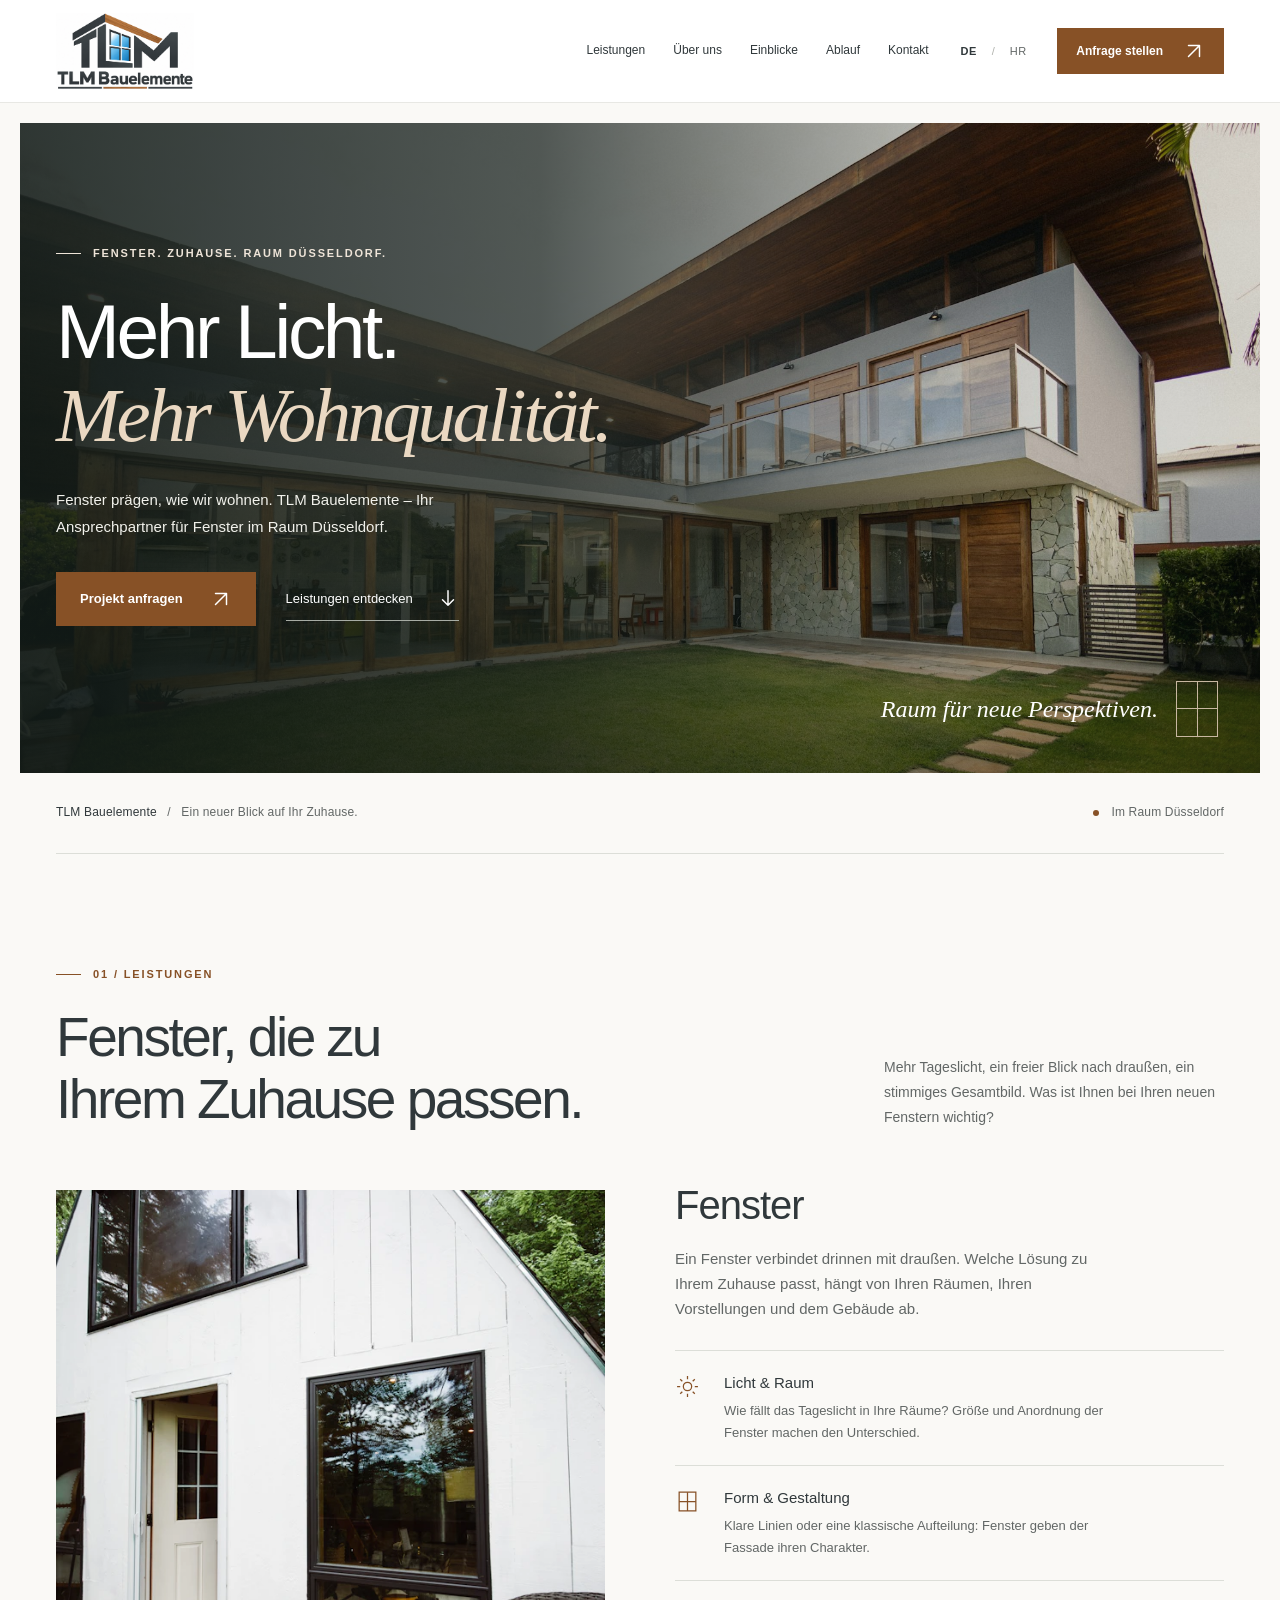
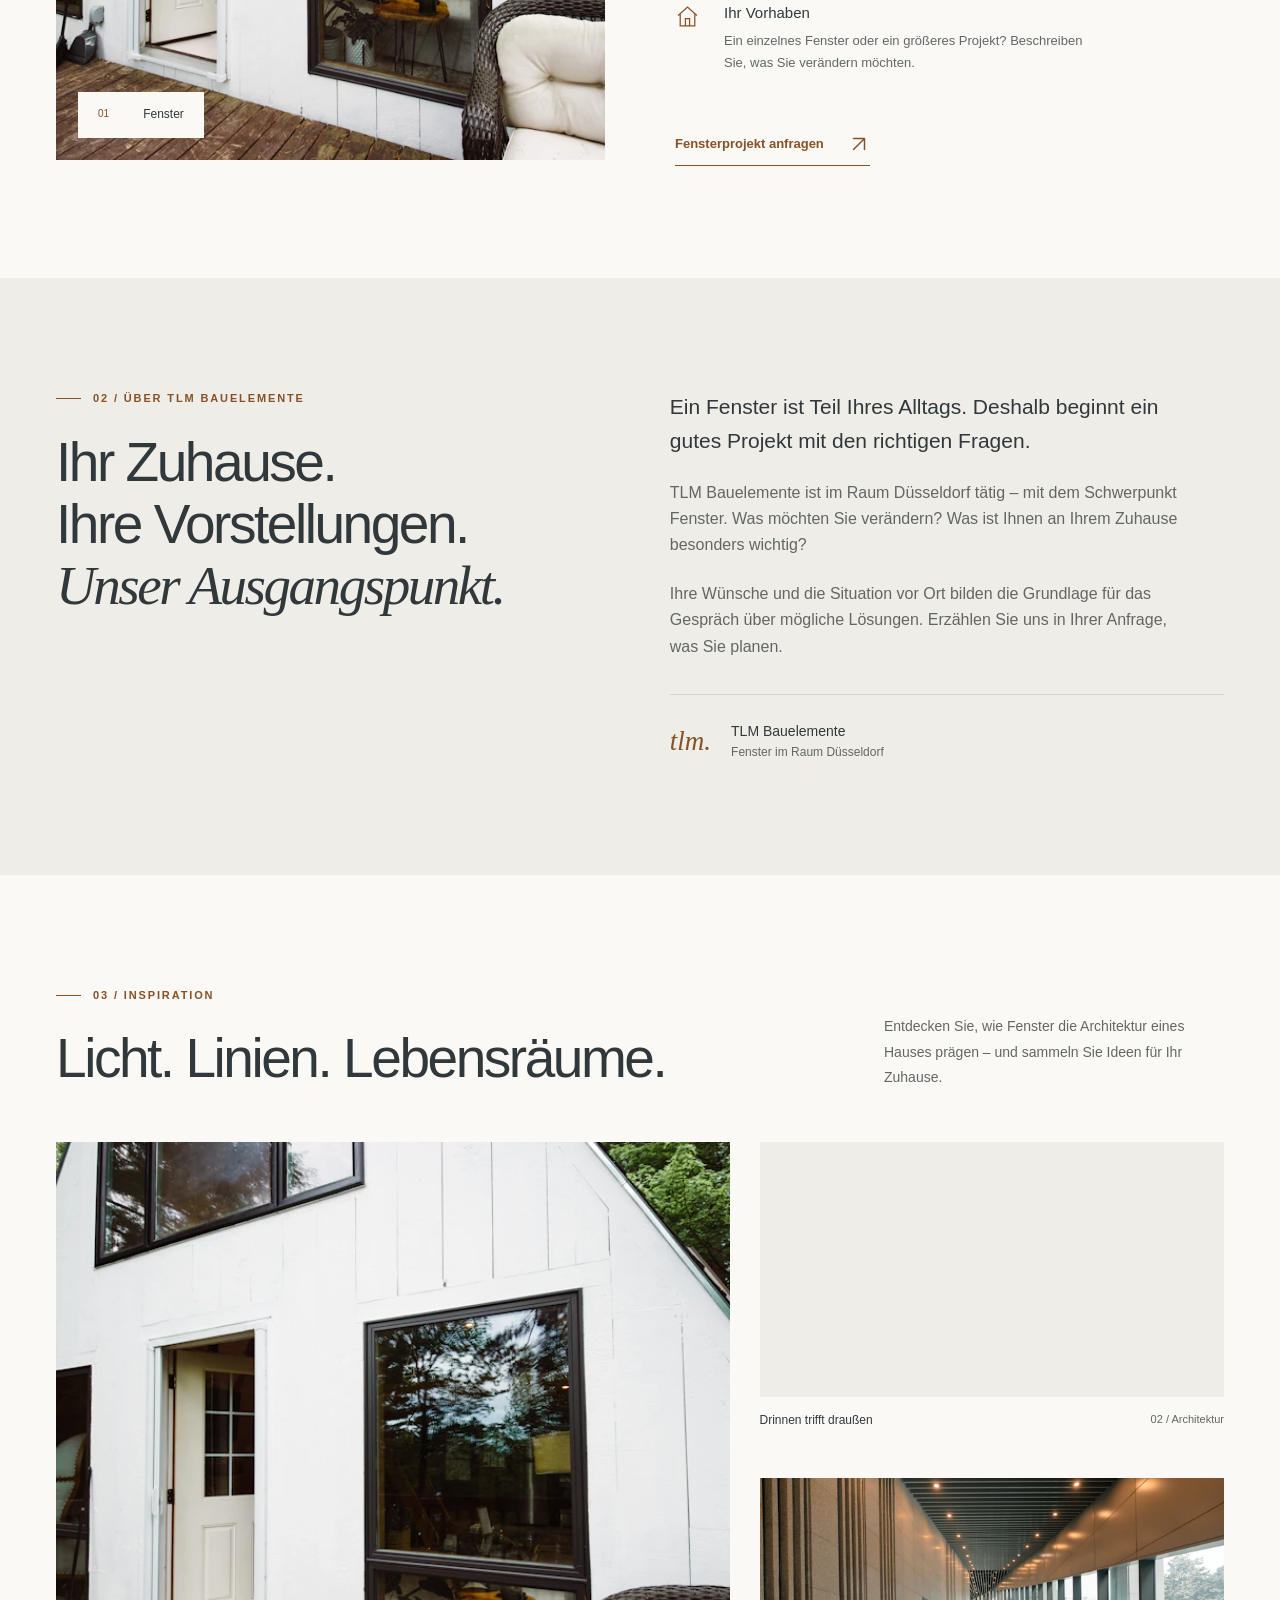
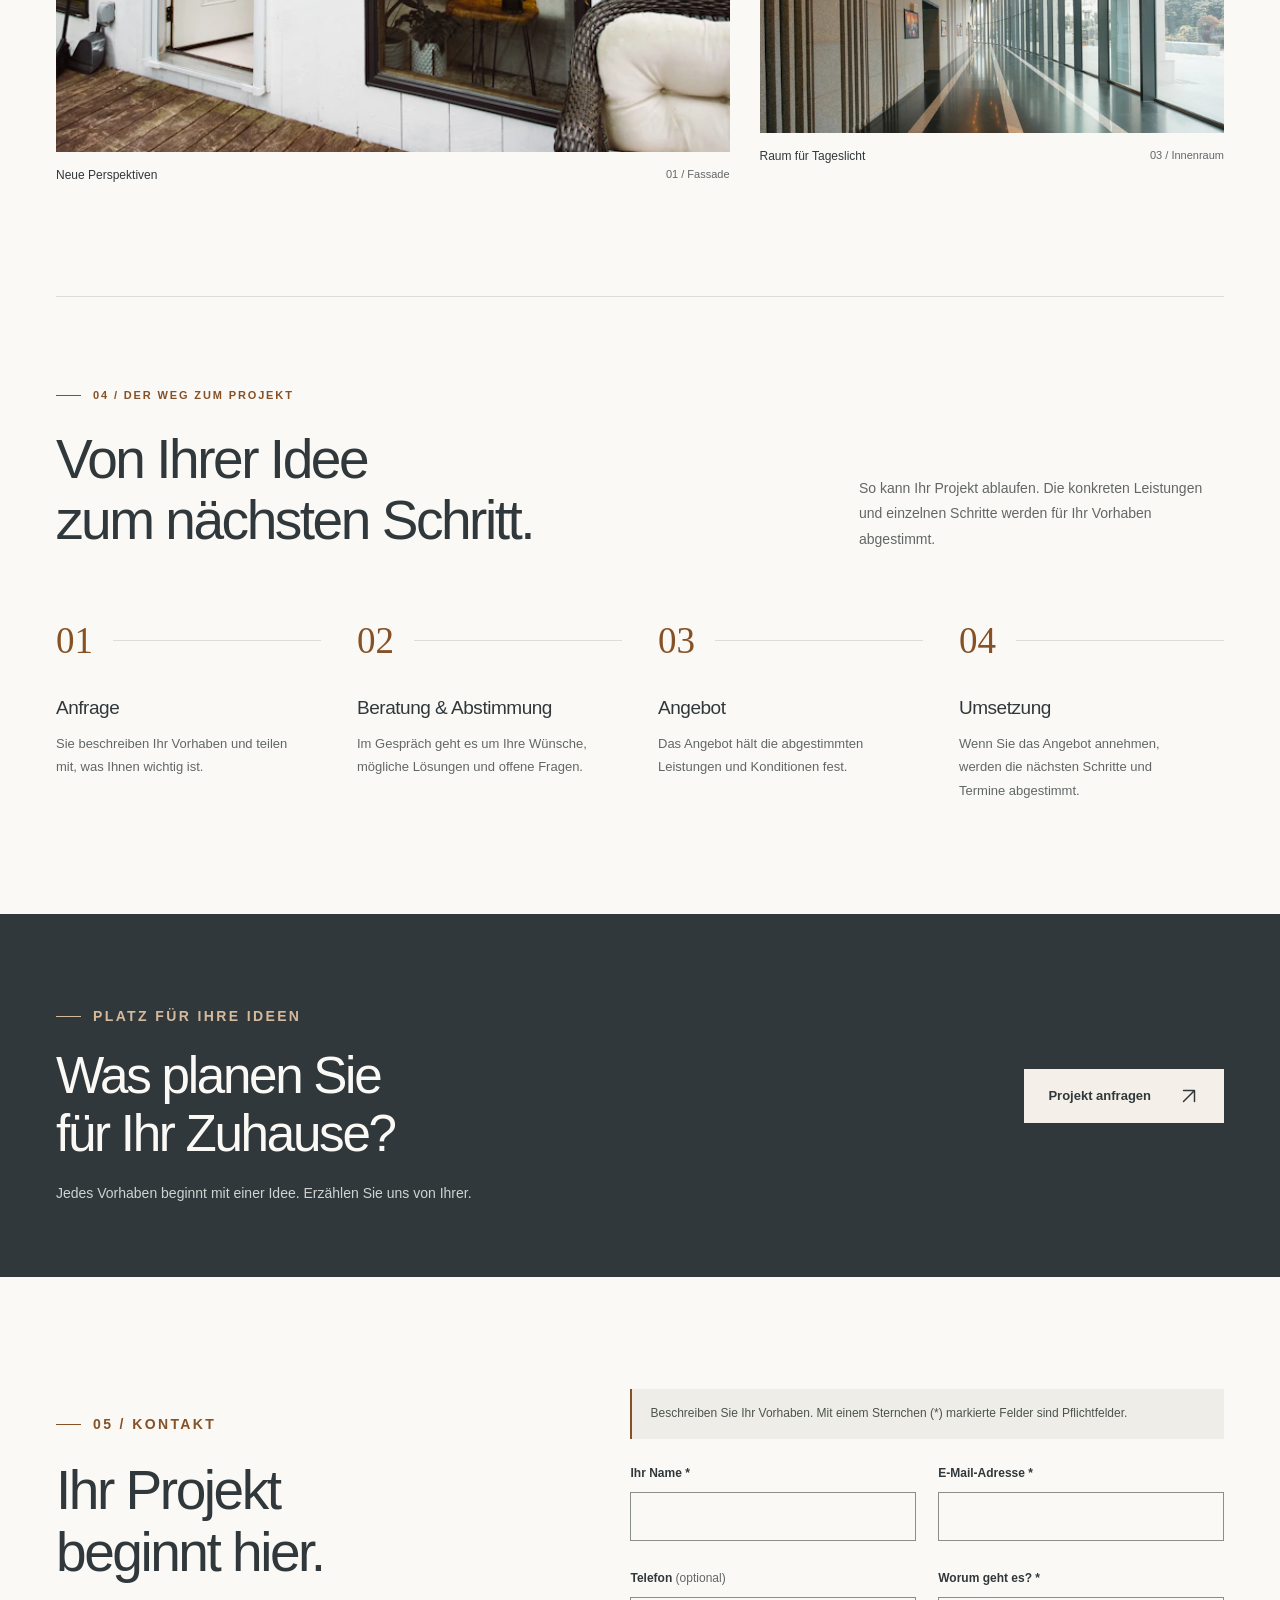
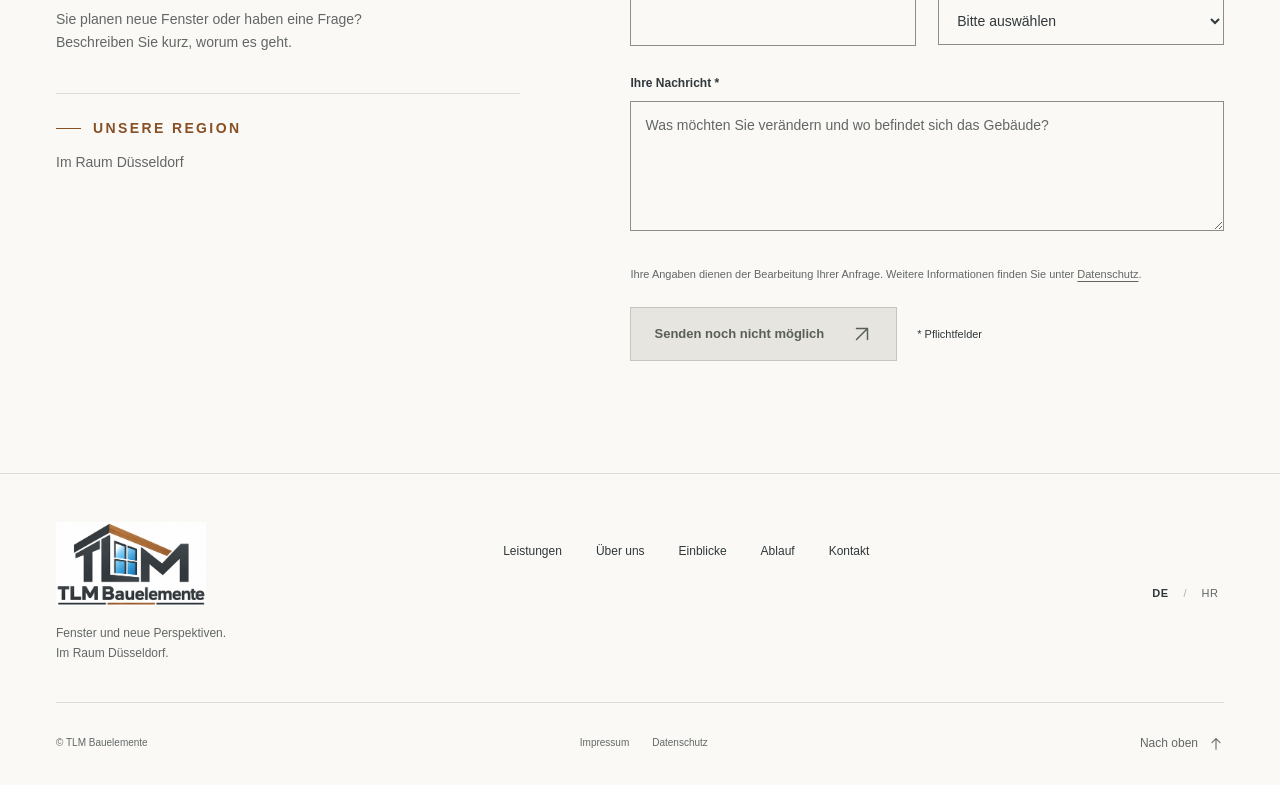
<file: index.html>
<!doctype html>
<html lang="de">
<head>
  <meta charset="utf-8">
  <meta name="viewport" content="width=device-width, initial-scale=1">
  <meta name="theme-color" content="#30383b">
  <meta name="robots" content="noindex, nofollow">
  <title>TLM Bauelemente | Fenster im Raum Düsseldorf</title>
  <meta name="description" content="Fenster für Ihr Zuhause im Raum Düsseldorf. Lernen Sie TLM Bauelemente kennen, finden Sie Inspiration und stellen Sie Ihre Projektanfrage.">
  <!-- Replace the reserved example.invalid domain before publishing; see docs/OBJAVA.md. -->
  <link rel="canonical" href="https://example.invalid/">
  <link rel="alternate" hreflang="de" href="https://example.invalid/">
  <link rel="alternate" hreflang="hr" href="https://example.invalid/hr/">
  <link rel="alternate" hreflang="x-default" href="https://example.invalid/">
  <meta property="og:type" content="website">
  <meta property="og:site_name" content="TLM Bauelemente">
  <meta property="og:locale" content="de_DE">
  <meta property="og:locale:alternate" content="hr_HR">
  <meta property="og:title" content="TLM Bauelemente | Fenster im Raum Düsseldorf">
  <meta property="og:description" content="Fenster für Ihr Zuhause im Raum Düsseldorf. Lernen Sie TLM Bauelemente kennen, finden Sie Inspiration und stellen Sie Ihre Projektanfrage.">
  <meta property="og:url" content="https://example.invalid/">
  <meta property="og:image" content="https://example.invalid/assets/images/house-1200.jpg">
  <meta property="og:image:width" content="1200">
  <meta property="og:image:height" content="675">
  <meta property="og:image:alt" content="Modernes Wohnhaus mit großzügigen Glasflächen und Holzrahmen">
  <link rel="icon" type="image/png" href="assets/images/favicon.png">
  <link rel="stylesheet" href="assets/css/styles.css">
  <script src="assets/js/config.js" defer></script>
  <script src="assets/js/main.js" defer></script>
</head><body id="top">
<a class="skip-link" href="#main">Zum Inhalt springen</a>
<header class="site-header"><div class="wrap header-inner">
  <a class="brand" href="index.html" aria-label="TLM Bauelemente – Startseite"><img src="assets/images/logo-small.png" width="400" height="225" alt="TLM Bauelemente"></a>
  <nav class="header-nav" id="main-nav" aria-label="Hauptnavigation"><a href="#leistungen">Leistungen</a><a href="#ueber-uns">Über uns</a><a href="#inspiration">Einblicke</a><a href="#ablauf">Ablauf</a><a href="#kontakt">Kontakt</a></nav>
  <div class="header-actions"><nav class="languages" aria-label="Sprache wählen"><a href="index.html" lang="de" hreflang="de" aria-label="Deutsch" aria-current="page">DE</a><span aria-hidden="true">/</span><a href="hr/index.html" lang="hr" hreflang="hr" aria-label="Hrvatski" data-language-link>HR</a></nav><a class="button" href="#kontakt">Anfrage stellen <svg class="arrow" width="22" height="22" viewBox="0 0 24 24" aria-hidden="true" focusable="false"><path d="M6 18 18 6M6 6h12v12"/></svg></a><button class="menu-toggle" type="button" aria-expanded="false" aria-controls="main-nav" aria-label="Menü öffnen"><span></span><span></span></button></div>
</div></header>
<main id="main">
  <section class="hero" aria-labelledby="hero-title">
    <img class="hero-image" src="assets/images/house-1200.jpg" srcset="assets/images/house-640.jpg 640w, assets/images/house-1200.jpg 1200w, assets/images/house-1920.jpg 1920w" sizes="100vw" width="1200" height="675" alt="Modernes Wohnhaus mit großzügigen Glasflächen und Holzrahmen" fetchpriority="high" decoding="async">
    <div class="wrap"><p class="eyebrow">Fenster. Zuhause. Raum Düsseldorf.</p><h1 id="hero-title">Mehr Licht.<span class="serif">Mehr Wohnqualität.</span></h1><p class="hero-description">Fenster prägen, wie wir wohnen. TLM Bauelemente – Ihr Ansprechpartner für Fenster im Raum Düsseldorf.</p><div class="hero-buttons"><a class="button" href="#kontakt">Projekt anfragen <svg class="arrow" width="22" height="22" viewBox="0 0 24 24" aria-hidden="true" focusable="false"><path d="M6 18 18 6M6 6h12v12"/></svg></a><a class="text-link" href="#leistungen">Leistungen entdecken <svg class="arrow arrow--down" width="22" height="22" viewBox="0 0 24 24" aria-hidden="true" focusable="false"><path d="M12 4v16m-6-6 6 6 6-6"/></svg></a></div></div>
    <div class="hero-marker" aria-hidden="true"><span>Raum für neue Perspektiven.</span><div class="window-mark"></div></div>
  </section>
  <div class="wrap intro-strip"><p><strong>TLM Bauelemente</strong> &nbsp; / &nbsp; Ein neuer Blick auf Ihr Zuhause.</p><p class="strip-right"><span class="location-dot" aria-hidden="true"></span>Im Raum Düsseldorf</p></div>
  <section class="section wrap" id="leistungen" aria-labelledby="services-title">
    <div class="section-heading"><div><p class="eyebrow">01 / Leistungen</p><h2 id="services-title">Fenster, die zu<br>Ihrem Zuhause passen.</h2></div><p>Mehr Tageslicht, ein freier Blick nach draußen, ein stimmiges Gesamtbild. Was ist Ihnen bei Ihren neuen Fenstern wichtig?</p></div>
    <div class="services-layout"><figure class="service-photo"><img class="" src="assets/images/window-1200.webp" srcset="assets/images/window-640.webp 640w, assets/images/window-1200.webp 1200w, assets/images/window-1920.webp 1920w" sizes="(max-width: 600px) calc(100vw - 40px), 50vw" width="1200" height="1800" alt="Helle Hausfassade mit dunklen Fensterrahmen und Holzterrasse" loading="lazy" decoding="async"><figcaption class="photo-label"><span>01</span>Fenster</figcaption></figure><div class="service-details"><h3>Fenster</h3><p>Ein Fenster verbindet drinnen mit draußen. Welche Lösung zu Ihrem Zuhause passt, hängt von Ihren Räumen, Ihren Vorstellungen und dem Gebäude ab.</p><div class="service-points"><div class="service-point"><svg viewBox="0 0 24 24" aria-hidden="true"><path d="M12 2v3m0 14v3M2 12h3m14 0h3M5 5l2 2m10 10 2 2M5 19l2-2M17 7l2-2"/><circle cx="12" cy="12" r="4"/></svg><div><h4>Licht & Raum</h4><p>Wie fällt das Tageslicht in Ihre Räume? Größe und Anordnung der Fenster machen den Unterschied.</p></div></div><div class="service-point"><svg viewBox="0 0 24 24" aria-hidden="true"><rect x="4" y="3" width="16" height="18"/><path d="M12 3v18M4 12h16"/></svg><div><h4>Form & Gestaltung</h4><p>Klare Linien oder eine klassische Aufteilung: Fenster geben der Fassade ihren Charakter.</p></div></div><div class="service-point"><svg viewBox="0 0 24 24" aria-hidden="true"><path d="M3 11 12 3l9 8M5 9v12h14V9M10 21v-7h4v7"/></svg><div><h4>Ihr Vorhaben</h4><p>Ein einzelnes Fenster oder ein größeres Projekt? Beschreiben Sie, was Sie verändern möchten.</p></div></div></div><a class="text-link" href="#kontakt">Fensterprojekt anfragen <svg class="arrow" width="22" height="22" viewBox="0 0 24 24" aria-hidden="true" focusable="false"><path d="M6 18 18 6M6 6h12v12"/></svg></a></div></div>
    <!-- Optional services: enable only after owner approval, in assets/js/config.js. -->
    <div class="additional-services"><article data-service="doors" hidden><svg class="service-icon" viewBox="0 0 24 24" aria-hidden="true"><path d="M5 21V3h14v18M5 21h14M9 21V6l7-2v17M12 13h1"/></svg><h3>Türen</h3><p>Ein Eingang prägt den ersten Eindruck. Besprechen Sie Ihre Wünsche zu Gestaltung und Nutzung.</p><a class="text-link" href="#kontakt">Anfrage stellen <svg class="arrow" width="22" height="22" viewBox="0 0 24 24" aria-hidden="true" focusable="false"><path d="M6 18 18 6M6 6h12v12"/></svg></a></article><article data-service="sliding" hidden><svg class="service-icon" viewBox="0 0 24 24" aria-hidden="true"><rect x="2" y="4" width="20" height="16"/><path d="M10 4v16M14 4v16M5 12h3m8 0h3"/></svg><h3>Schiebetüren</h3><p>Sie möchten Ihren Wohnraum zur Terrasse oder zum Garten öffnen? Erzählen Sie uns, wie Sie sich den Übergang vorstellen.</p><a class="text-link" href="#kontakt">Anfrage stellen <svg class="arrow" width="22" height="22" viewBox="0 0 24 24" aria-hidden="true" focusable="false"><path d="M6 18 18 6M6 6h12v12"/></svg></a></article><article data-service="shutters" hidden><svg class="service-icon" viewBox="0 0 24 24" aria-hidden="true"><rect x="4" y="3" width="16" height="18"/><path d="M4 7h16M4 10h16M4 13h16M4 16h16"/></svg><h3>Rollläden</h3><p>Mehr Privatsphäre oder weniger Licht am frühen Morgen? Beschreiben Sie, was Ihnen bei Rollläden wichtig ist.</p><a class="text-link" href="#kontakt">Anfrage stellen <svg class="arrow" width="22" height="22" viewBox="0 0 24 24" aria-hidden="true" focusable="false"><path d="M6 18 18 6M6 6h12v12"/></svg></a></article><article data-service="shading" hidden><svg class="service-icon" viewBox="0 0 24 24" aria-hidden="true"><circle cx="12" cy="12" r="4"/><path d="M12 2v3m0 14v3M2 12h3m14 0h3M5 5l2 2m10 10 2 2M5 19l2-2M17 7l2-2"/></svg><h3>Sonnenschutz</h3><p>Wo wünschen Sie sich Schatten oder weniger direkte Sonne? Beschreiben Sie Ihre Räume und Ihre Wünsche.</p><a class="text-link" href="#kontakt">Anfrage stellen <svg class="arrow" width="22" height="22" viewBox="0 0 24 24" aria-hidden="true" focusable="false"><path d="M6 18 18 6M6 6h12v12"/></svg></a></article><article data-service="installation" hidden><svg class="service-icon" viewBox="0 0 24 24" aria-hidden="true"><path d="M14 5a5 5 0 0 0-6 6l-5 6a2 2 0 0 0 4 3l5-6a5 5 0 0 0 6-6l-3 3-3-3 2-3Z"/></svg><h3>Montage</h3><p>Sie haben Fragen zum Einbau? Beschreiben Sie, welche Elemente eingebaut werden sollen und wie die Situation vor Ort aussieht.</p><a class="text-link" href="#kontakt">Anfrage stellen <svg class="arrow" width="22" height="22" viewBox="0 0 24 24" aria-hidden="true" focusable="false"><path d="M6 18 18 6M6 6h12v12"/></svg></a></article><article data-service="renovation" hidden><svg class="service-icon" viewBox="0 0 24 24" aria-hidden="true"><path d="m3 11 9-8 9 8M5 10v11h14V10M9 15h6m-2-2 2 2-2 2"/></svg><h3>Renovierung</h3><p>Sie möchten vorhandene Fenster oder Türen erneuern? Beschreiben Sie den aktuellen Zustand und Ihre Wünsche.</p><a class="text-link" href="#kontakt">Anfrage stellen <svg class="arrow" width="22" height="22" viewBox="0 0 24 24" aria-hidden="true" focusable="false"><path d="M6 18 18 6M6 6h12v12"/></svg></a></article></div>
  </section>
  <section class="section about" id="ueber-uns" aria-labelledby="about-title"><div class="wrap about-layout"><div><p class="eyebrow">02 / Über TLM Bauelemente</p><h2 id="about-title">Ihr Zuhause.<br>Ihre Vorstellungen.<br><span class="serif">Unser Ausgangspunkt.</span></h2></div><div class="about-body"><p class="lead">Ein Fenster ist Teil Ihres Alltags. Deshalb beginnt ein gutes Projekt mit den richtigen Fragen.</p><p>TLM Bauelemente ist im Raum Düsseldorf tätig – mit dem Schwerpunkt Fenster. Was möchten Sie verändern? Was ist Ihnen an Ihrem Zuhause besonders wichtig?</p><p>Ihre Wünsche und die Situation vor Ort bilden die Grundlage für das Gespräch über mögliche Lösungen. Erzählen Sie uns in Ihrer Anfrage, was Sie planen.</p><div class="about-footnote"><span class="monogram" aria-hidden="true">tlm.</span><p><strong>TLM Bauelemente</strong>Fenster im Raum Düsseldorf</p></div></div></div></section>
  <section class="section wrap" id="inspiration" aria-labelledby="gallery-title"><div class="section-heading"><div><p class="eyebrow">03 / Inspiration</p><h2 id="gallery-title">Licht. Linien. Lebensräume.</h2></div><p>Entdecken Sie, wie Fenster die Architektur eines Hauses prägen – und sammeln Sie Ideen für Ihr Zuhause.</p></div><div class="gallery"><figure><div class="image-wrap"><img class="" src="assets/images/window-1200.webp" srcset="assets/images/window-640.webp 640w, assets/images/window-1200.webp 1200w, assets/images/window-1920.webp 1920w" sizes="(max-width: 600px) calc(100vw - 40px), 50vw" width="1200" height="1800" alt="Helle Hausfassade mit dunklen Fensterrahmen und Holzterrasse" loading="lazy" decoding="async"></div><figcaption>Neue Perspektiven<span>01 / Fassade</span></figcaption></figure><figure><div class="image-wrap"><img class="" src="assets/images/house-1200.jpg" srcset="assets/images/house-640.jpg 640w, assets/images/house-1200.jpg 1200w, assets/images/house-1920.jpg 1920w" sizes="(max-width: 600px) calc(100vw - 40px), 50vw" width="1200" height="675" alt="Modernes Wohnhaus mit großzügigen Glasflächen und Holzrahmen" loading="lazy" decoding="async"></div><figcaption>Drinnen trifft draußen<span>02 / Architektur</span></figcaption></figure><figure><div class="image-wrap"><img class="" src="assets/images/interior-1200.webp" srcset="assets/images/interior-640.webp 640w, assets/images/interior-1200.webp 1200w, assets/images/interior-1920.webp 1920w" sizes="(max-width: 600px) calc(100vw - 40px), 50vw" width="1200" height="800" alt="Langer Innenraum mit raumhoher Verglasung und Tageslicht" loading="lazy" decoding="async"></div><figcaption>Raum für Tageslicht<span>03 / Innenraum</span></figcaption></figure></div></section>
  <section class="section process wrap" id="ablauf" aria-labelledby="process-title"><div class="process-inner"><div class="section-heading"><div><p class="eyebrow">04 / Der Weg zum Projekt</p><h2 id="process-title">Von Ihrer Idee<br>zum nächsten Schritt.</h2></div><p>So kann Ihr Projekt ablaufen. Die konkreten Leistungen und einzelnen Schritte werden für Ihr Vorhaben abgestimmt.</p></div><div class="steps"><article><div class="step-number" aria-hidden="true">01</div><h3>Anfrage</h3><p>Sie beschreiben Ihr Vorhaben und teilen mit, was Ihnen wichtig ist.</p></article><article><div class="step-number" aria-hidden="true">02</div><h3>Beratung & Abstimmung</h3><p>Im Gespräch geht es um Ihre Wünsche, mögliche Lösungen und offene Fragen.</p></article><article><div class="step-number" aria-hidden="true">03</div><h3>Angebot</h3><p>Das Angebot hält die abgestimmten Leistungen und Konditionen fest.</p></article><article><div class="step-number" aria-hidden="true">04</div><h3>Umsetzung</h3><p>Wenn Sie das Angebot annehmen, werden die nächsten Schritte und Termine abgestimmt.</p></article></div></div></section>
  <section class="cta" aria-labelledby="cta-title"><div class="wrap cta-inner"><div><p class="eyebrow">Platz für Ihre Ideen</p><h2 id="cta-title">Was planen Sie<br>für Ihr Zuhause?</h2><p>Jedes Vorhaben beginnt mit einer Idee. Erzählen Sie uns von Ihrer.</p></div><a class="button" href="#kontakt">Projekt anfragen <svg class="arrow" width="22" height="22" viewBox="0 0 24 24" aria-hidden="true" focusable="false"><path d="M6 18 18 6M6 6h12v12"/></svg></a></div></section>
  <section class="section wrap" id="kontakt" aria-labelledby="contact-title"><div class="contact-grid"><div class="contact-copy"><p class="eyebrow">05 / Kontakt</p><h2 id="contact-title">Ihr Projekt<br>beginnt hier.</h2><p>Sie planen neue Fenster oder haben eine Frage? Beschreiben Sie kurz, worum es geht.</p><div class="contact-detail"><p class="eyebrow">Unsere Region</p><p>Im Raum Düsseldorf</p></div></div>
  <div><p class="form-notice" id="form-notice">Beschreiben Sie Ihr Vorhaben. Mit einem Sternchen (*) markierte Felder sind Pflichtfelder.</p>
    <form id="project-form" aria-describedby="form-notice" method="post">
      <div class="form-grid">
        <div class="field"><label for="name">Ihr Name *</label><input id="name" name="name" type="text" autocomplete="name" required maxlength="120" data-validate aria-describedby="name-error"><span class="field-error" id="name-error"></span></div>
        <div class="field"><label for="email">E-Mail-Adresse *</label><input id="email" name="email" type="email" autocomplete="email" required maxlength="254" data-validate aria-describedby="email-error"><span class="field-error" id="email-error"></span></div>
        <div class="field"><label for="phone">Telefon <span>(optional)</span></label><input id="phone" name="phone" type="tel" autocomplete="tel" maxlength="50" data-validate aria-describedby="phone-error"><span class="field-error" id="phone-error"></span></div>
        <div class="field"><label for="project-type">Worum geht es? *</label><select id="project-type" name="projectType" required data-validate aria-describedby="project-type-error"><option value="">Bitte auswählen</option><option value="windows">Fenster</option><option value="general">Allgemeine Anfrage</option><option data-service="doors" value="doors" hidden disabled>Türen</option><option data-service="sliding" value="sliding" hidden disabled>Schiebetüren</option><option data-service="shutters" value="shutters" hidden disabled>Rollläden</option><option data-service="shading" value="shading" hidden disabled>Sonnenschutz</option><option data-service="installation" value="installation" hidden disabled>Montage</option><option data-service="renovation" value="renovation" hidden disabled>Renovierung</option></select><span class="field-error" id="project-type-error"></span></div>
        <div class="field full"><label for="message">Ihre Nachricht *</label><textarea id="message" name="message" rows="4" required maxlength="5000" placeholder="Was möchten Sie verändern und wo befindet sich das Gebäude?" data-validate aria-describedby="message-error"></textarea><span class="field-error" id="message-error"></span></div>
      </div>
      <div class="honeypot" aria-hidden="true"><label for="website">Website</label><input id="website" name="website" tabindex="-1" autocomplete="off" disabled></div>
      <p class="privacy-note">Ihre Angaben dienen der Bearbeitung Ihrer Anfrage. Weitere Informationen finden Sie unter <a href="datenschutz.html">Datenschutz</a>.</p>
      <div class="form-bottom"><button class="button" type="submit" disabled><span data-submit-label>Senden noch nicht möglich</span><svg class="arrow" width="22" height="22" viewBox="0 0 24 24" aria-hidden="true" focusable="false"><path d="M6 18 18 6M6 6h12v12"/></svg></button><span class="required-note">* Pflichtfelder</span></div>
      <p class="form-status" id="form-status" role="status" aria-live="polite" aria-atomic="true"></p>
      <noscript><p class="no-js-notice">Bitte aktivieren Sie JavaScript, um eine Anfrage über das Formular zu senden.</p></noscript>
    </form>
  </div></div></section>
</main><footer class="site-footer"><div class="wrap">
  <div class="footer-top"><div class="footer-brand"><a href="index.html" aria-label="TLM Bauelemente – Startseite"><img src="assets/images/logo-small.png" width="400" height="225" alt="TLM Bauelemente" loading="lazy"></a><p>Fenster und neue Perspektiven.<br>Im Raum Düsseldorf.</p></div><nav class="footer-links" aria-label="Footernavigation"><a href="#leistungen">Leistungen</a><a href="#ueber-uns">Über uns</a><a href="#inspiration">Einblicke</a><a href="#ablauf">Ablauf</a><a href="#kontakt">Kontakt</a></nav><nav class="languages" aria-label="Sprache wählen"><a href="index.html" lang="de" hreflang="de" aria-label="Deutsch" aria-current="page">DE</a><span aria-hidden="true">/</span><a href="hr/index.html" lang="hr" hreflang="hr" aria-label="Hrvatski" data-language-link>HR</a></nav></div>
  <div class="footer-bottom"><span>© TLM Bauelemente</span><nav class="footer-legal" aria-label="Rechtliche Informationen"><a href="impressum.html">Impressum</a><a href="datenschutz.html">Datenschutz</a></nav><a class="back-top" href="#top">Nach oben <svg class="arrow arrow--up" width="22" height="22" viewBox="0 0 24 24" aria-hidden="true" focusable="false"><path d="M12 20V4m-6 6 6-6 6 6"/></svg></a></div>
</div></footer>
</body></html>
</file>
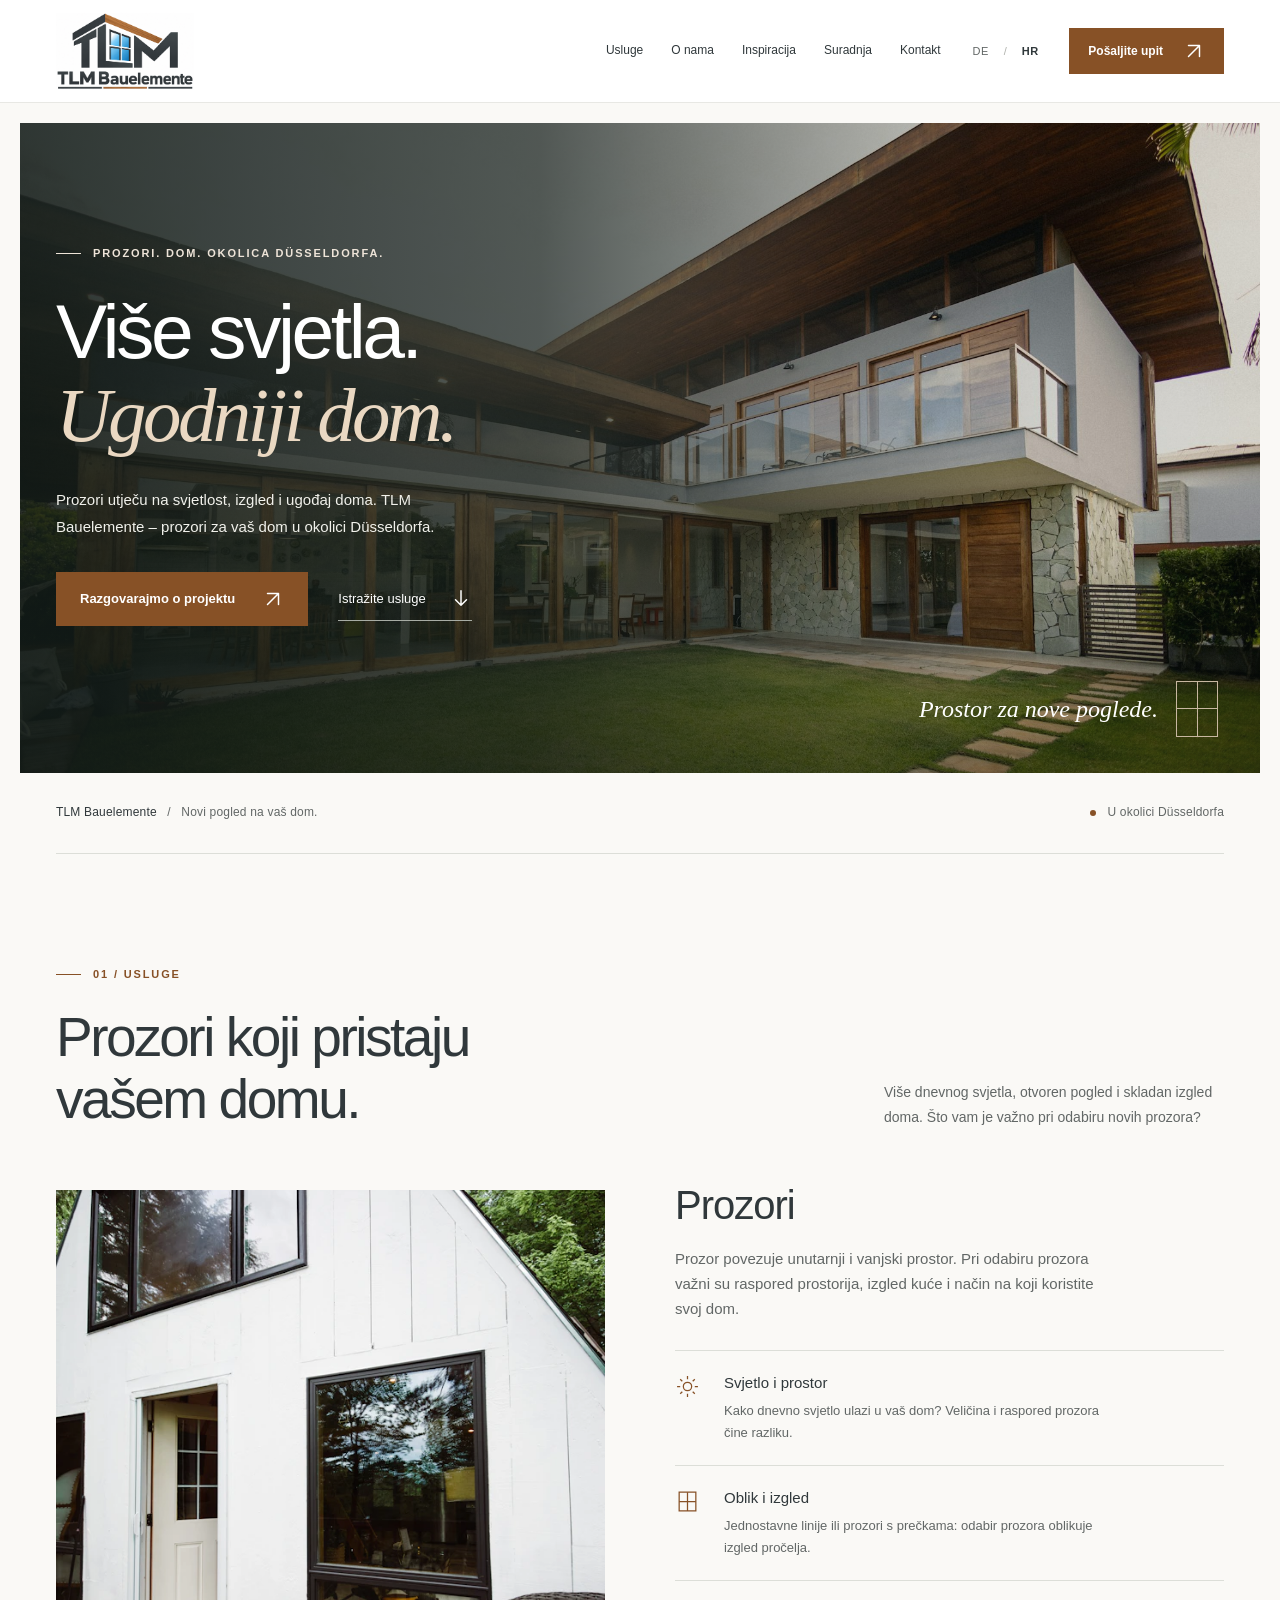
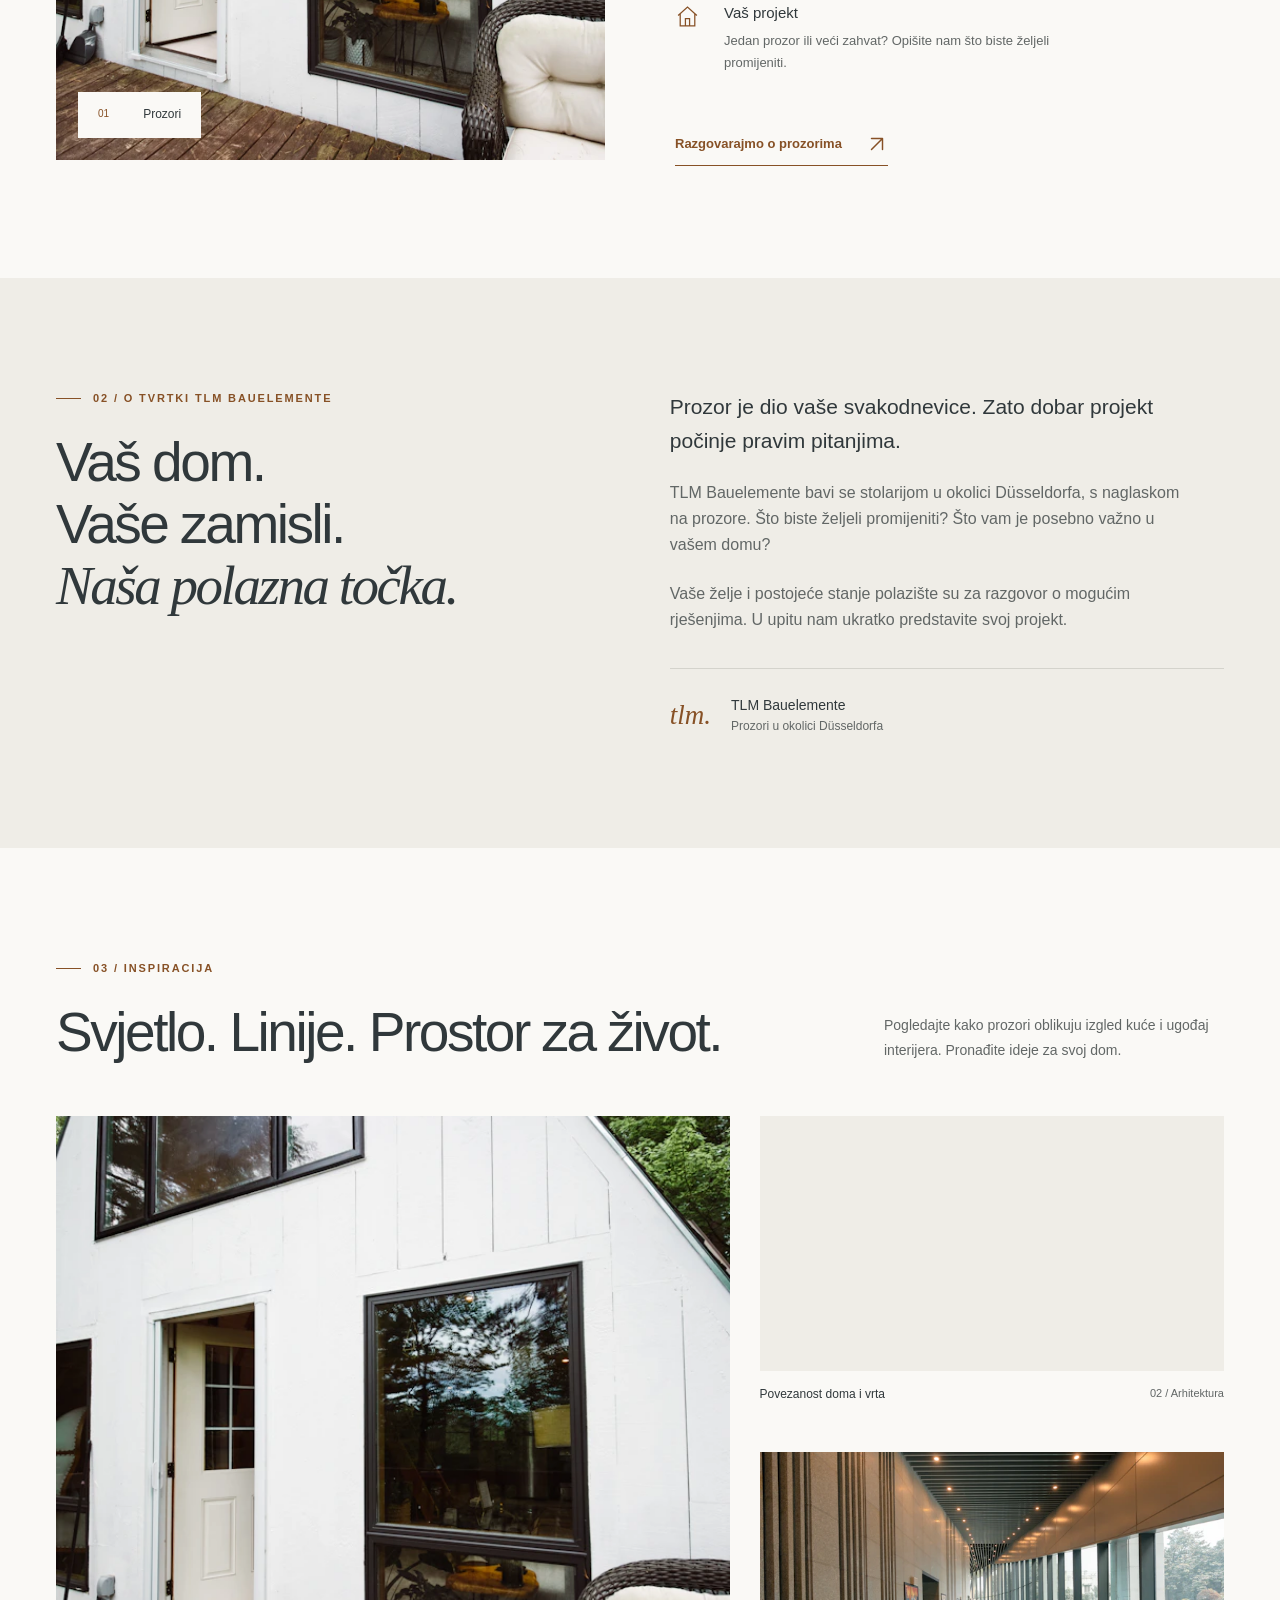
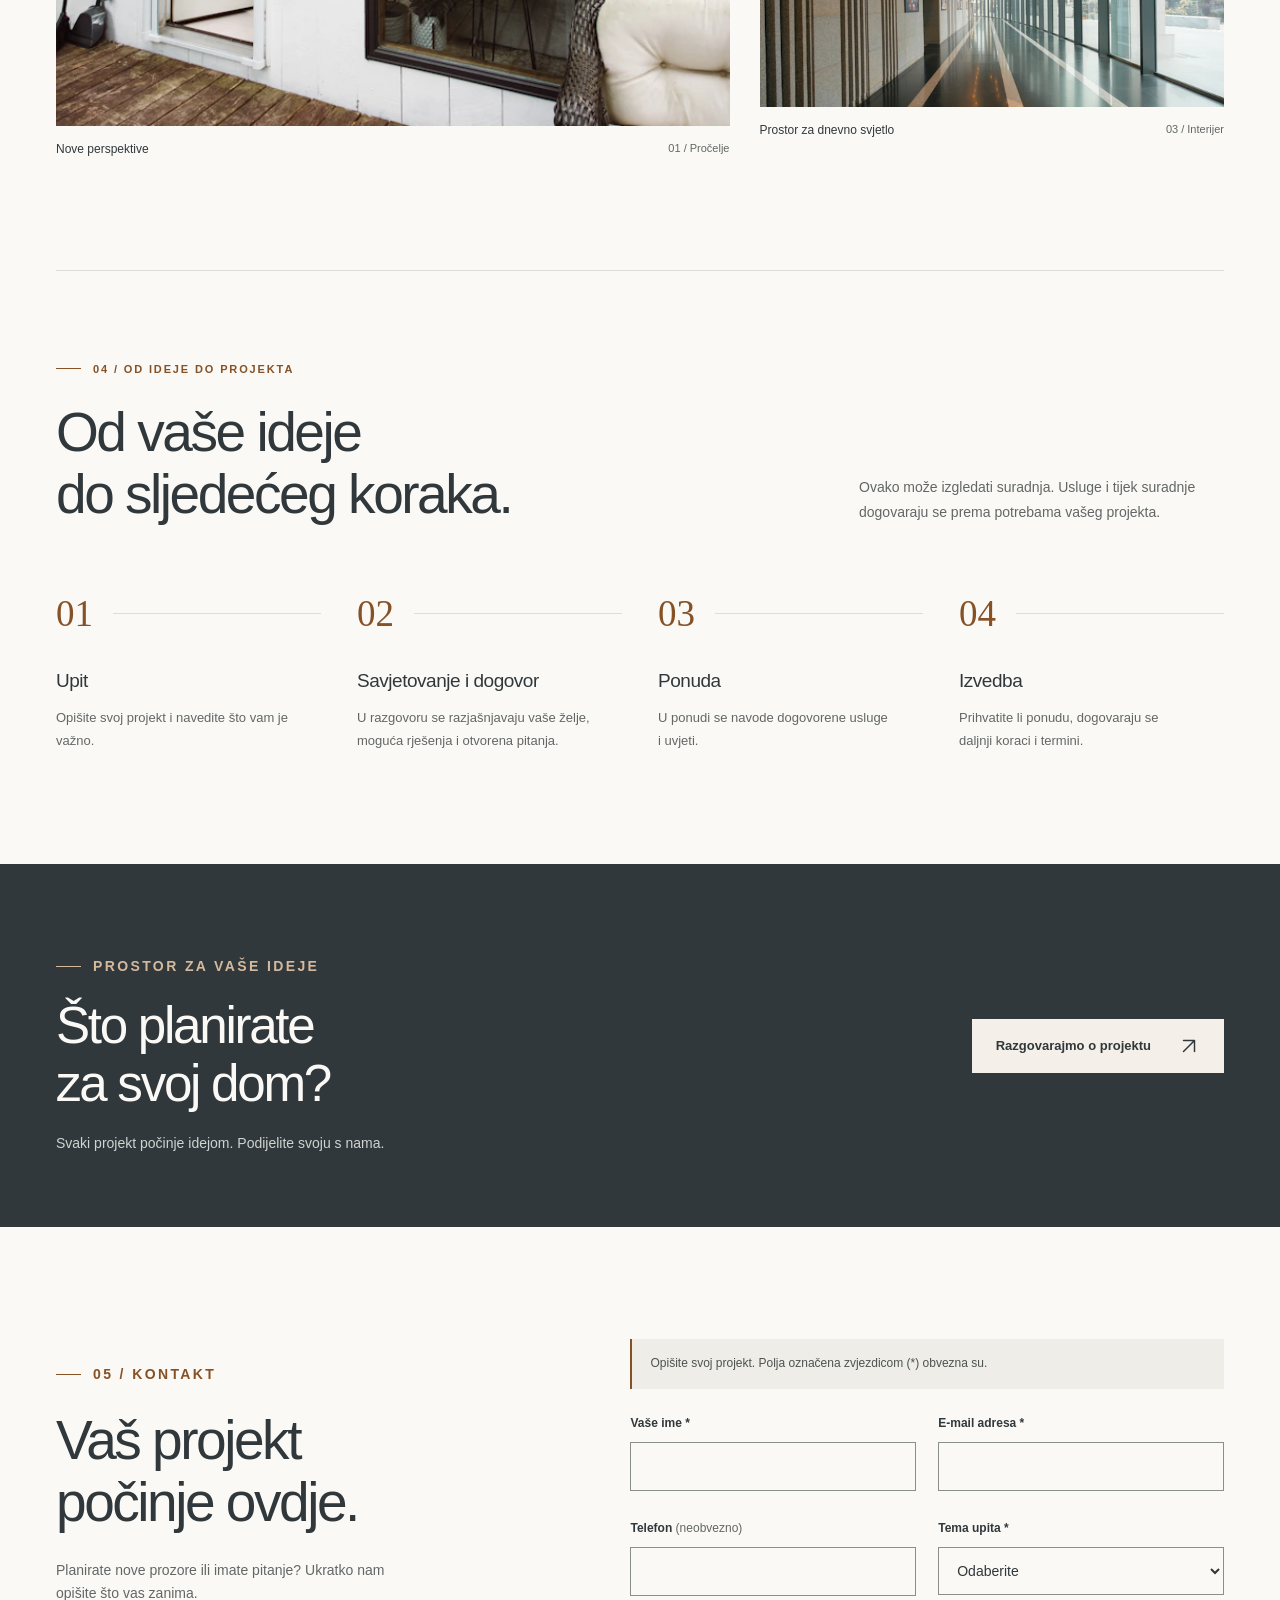
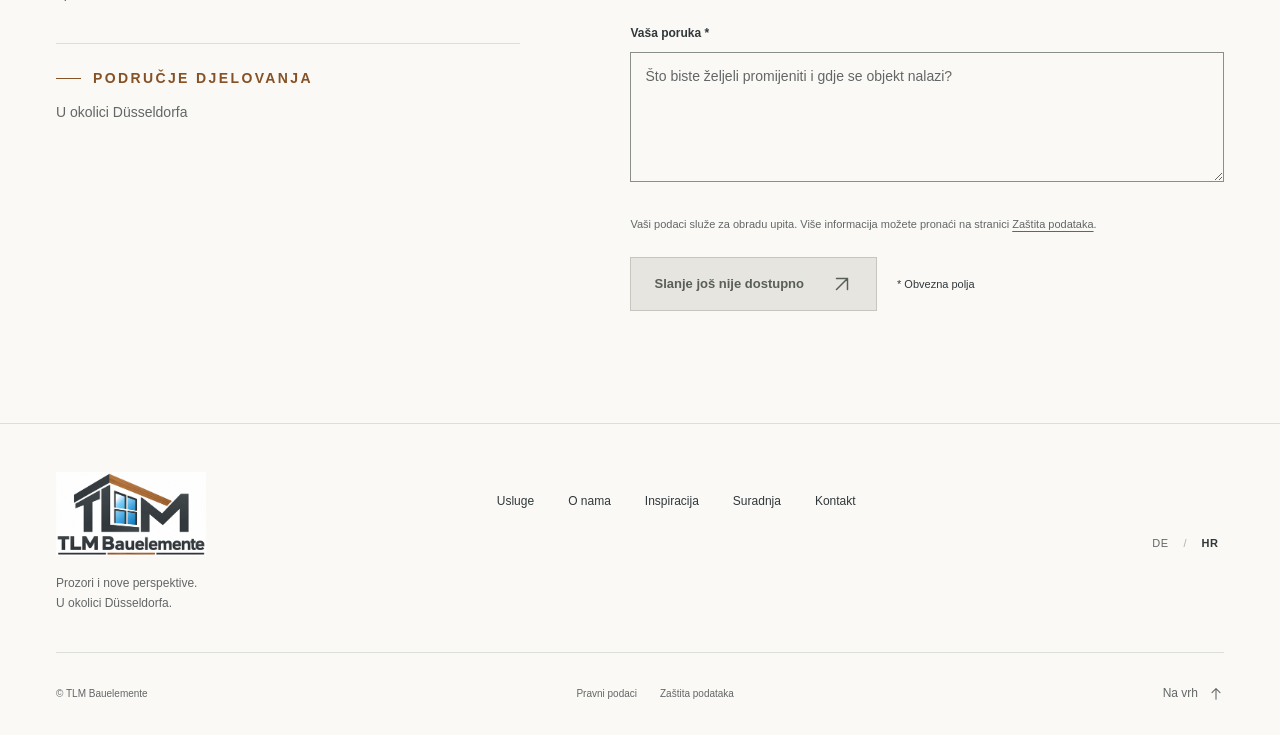
<file: hr/index.html>
<!doctype html>
<html lang="hr">
<head>
  <meta charset="utf-8">
  <meta name="viewport" content="width=device-width, initial-scale=1">
  <meta name="theme-color" content="#30383b">
  <meta name="robots" content="noindex, nofollow">
  <title>TLM Bauelemente | Prozori u okolici Düsseldorfa</title>
  <meta name="description" content="Prozori za vaš dom u okolici Düsseldorfa. Upoznajte TLM Bauelemente, pronađite inspiraciju i opišite nam svoj projekt.">
  <!-- Replace the reserved example.invalid domain before publishing; see docs/OBJAVA.md. -->
  <link rel="canonical" href="https://example.invalid/hr/">
  <link rel="alternate" hreflang="de" href="https://example.invalid/">
  <link rel="alternate" hreflang="hr" href="https://example.invalid/hr/">
  <link rel="alternate" hreflang="x-default" href="https://example.invalid/">
  <meta property="og:type" content="website">
  <meta property="og:site_name" content="TLM Bauelemente">
  <meta property="og:locale" content="hr_HR">
  <meta property="og:locale:alternate" content="de_DE">
  <meta property="og:title" content="TLM Bauelemente | Prozori u okolici Düsseldorfa">
  <meta property="og:description" content="Prozori za vaš dom u okolici Düsseldorfa. Upoznajte TLM Bauelemente, pronađite inspiraciju i opišite nam svoj projekt.">
  <meta property="og:url" content="https://example.invalid/hr/">
  <meta property="og:image" content="https://example.invalid/assets/images/house-1200.jpg">
  <meta property="og:image:width" content="1200">
  <meta property="og:image:height" content="675">
  <meta property="og:image:alt" content="Moderna kuća s velikim staklenim površinama i drvenim okvirima">
  <link rel="icon" type="image/png" href="../assets/images/favicon.png">
  <link rel="stylesheet" href="../assets/css/styles.css">
  <script src="../assets/js/config.js" defer></script>
  <script src="../assets/js/main.js" defer></script>
</head><body id="top">
<a class="skip-link" href="#main">Preskoči na sadržaj</a>
<header class="site-header"><div class="wrap header-inner">
  <a class="brand" href="index.html" aria-label="TLM Bauelemente – početna stranica"><img src="../assets/images/logo-small.png" width="400" height="225" alt="TLM Bauelemente"></a>
  <nav class="header-nav" id="main-nav" aria-label="Glavna navigacija"><a href="#leistungen">Usluge</a><a href="#ueber-uns">O nama</a><a href="#inspiration">Inspiracija</a><a href="#ablauf">Suradnja</a><a href="#kontakt">Kontakt</a></nav>
  <div class="header-actions"><nav class="languages" aria-label="Odabir jezika"><a href="../index.html" lang="de" hreflang="de" aria-label="Deutsch" data-language-link>DE</a><span aria-hidden="true">/</span><a href="index.html" lang="hr" hreflang="hr" aria-label="Hrvatski" aria-current="page">HR</a></nav><a class="button" href="#kontakt">Pošaljite upit <svg class="arrow" width="22" height="22" viewBox="0 0 24 24" aria-hidden="true" focusable="false"><path d="M6 18 18 6M6 6h12v12"/></svg></a><button class="menu-toggle" type="button" aria-expanded="false" aria-controls="main-nav" aria-label="Otvori izbornik"><span></span><span></span></button></div>
</div></header>
<main id="main">
  <section class="hero" aria-labelledby="hero-title">
    <img class="hero-image" src="../assets/images/house-1200.jpg" srcset="../assets/images/house-640.jpg 640w, ../assets/images/house-1200.jpg 1200w, ../assets/images/house-1920.jpg 1920w" sizes="100vw" width="1200" height="675" alt="Moderna kuća s velikim staklenim površinama i drvenim okvirima" fetchpriority="high" decoding="async">
    <div class="wrap"><p class="eyebrow">Prozori. Dom. Okolica Düsseldorfa.</p><h1 id="hero-title">Više svjetla.<span class="serif">Ugodniji dom.</span></h1><p class="hero-description">Prozori utječu na svjetlost, izgled i ugođaj doma. TLM Bauelemente – prozori za vaš dom u okolici Düsseldorfa.</p><div class="hero-buttons"><a class="button" href="#kontakt">Razgovarajmo o projektu <svg class="arrow" width="22" height="22" viewBox="0 0 24 24" aria-hidden="true" focusable="false"><path d="M6 18 18 6M6 6h12v12"/></svg></a><a class="text-link" href="#leistungen">Istražite usluge <svg class="arrow arrow--down" width="22" height="22" viewBox="0 0 24 24" aria-hidden="true" focusable="false"><path d="M12 4v16m-6-6 6 6 6-6"/></svg></a></div></div>
    <div class="hero-marker" aria-hidden="true"><span>Prostor za nove poglede.</span><div class="window-mark"></div></div>
  </section>
  <div class="wrap intro-strip"><p><strong>TLM Bauelemente</strong> &nbsp; / &nbsp; Novi pogled na vaš dom.</p><p class="strip-right"><span class="location-dot" aria-hidden="true"></span>U okolici Düsseldorfa</p></div>
  <section class="section wrap" id="leistungen" aria-labelledby="services-title">
    <div class="section-heading"><div><p class="eyebrow">01 / Usluge</p><h2 id="services-title">Prozori koji pristaju<br>vašem domu.</h2></div><p>Više dnevnog svjetla, otvoren pogled i skladan izgled doma. Što vam je važno pri odabiru novih prozora?</p></div>
    <div class="services-layout"><figure class="service-photo"><img class="" src="../assets/images/window-1200.webp" srcset="../assets/images/window-640.webp 640w, ../assets/images/window-1200.webp 1200w, ../assets/images/window-1920.webp 1920w" sizes="(max-width: 600px) calc(100vw - 40px), 50vw" width="1200" height="1800" alt="Svijetlo pročelje kuće s tamnim prozorskim okvirima i drvenom terasom" loading="lazy" decoding="async"><figcaption class="photo-label"><span>01</span>Prozori</figcaption></figure><div class="service-details"><h3>Prozori</h3><p>Prozor povezuje unutarnji i vanjski prostor. Pri odabiru prozora važni su raspored prostorija, izgled kuće i način na koji koristite svoj dom.</p><div class="service-points"><div class="service-point"><svg viewBox="0 0 24 24" aria-hidden="true"><path d="M12 2v3m0 14v3M2 12h3m14 0h3M5 5l2 2m10 10 2 2M5 19l2-2M17 7l2-2"/><circle cx="12" cy="12" r="4"/></svg><div><h4>Svjetlo i prostor</h4><p>Kako dnevno svjetlo ulazi u vaš dom? Veličina i raspored prozora čine razliku.</p></div></div><div class="service-point"><svg viewBox="0 0 24 24" aria-hidden="true"><rect x="4" y="3" width="16" height="18"/><path d="M12 3v18M4 12h16"/></svg><div><h4>Oblik i izgled</h4><p>Jednostavne linije ili prozori s prečkama: odabir prozora oblikuje izgled pročelja.</p></div></div><div class="service-point"><svg viewBox="0 0 24 24" aria-hidden="true"><path d="M3 11 12 3l9 8M5 9v12h14V9M10 21v-7h4v7"/></svg><div><h4>Vaš projekt</h4><p>Jedan prozor ili veći zahvat? Opišite nam što biste željeli promijeniti.</p></div></div></div><a class="text-link" href="#kontakt">Razgovarajmo o prozorima <svg class="arrow" width="22" height="22" viewBox="0 0 24 24" aria-hidden="true" focusable="false"><path d="M6 18 18 6M6 6h12v12"/></svg></a></div></div>
    <!-- Optional services: enable only after owner approval, in assets/js/config.js. -->
    <div class="additional-services"><article data-service="doors" hidden><svg class="service-icon" viewBox="0 0 24 24" aria-hidden="true"><path d="M5 21V3h14v18M5 21h14M9 21V6l7-2v17M12 13h1"/></svg><h3>Vrata</h3><p>Ulazna vrata ostavljaju prvi dojam. Opišite kakav izgled želite i što vam je važno u svakodnevnoj uporabi.</p><a class="text-link" href="#kontakt">Pošaljite upit <svg class="arrow" width="22" height="22" viewBox="0 0 24 24" aria-hidden="true" focusable="false"><path d="M6 18 18 6M6 6h12v12"/></svg></a></article><article data-service="sliding" hidden><svg class="service-icon" viewBox="0 0 24 24" aria-hidden="true"><rect x="2" y="4" width="20" height="16"/><path d="M10 4v16M14 4v16M5 12h3m8 0h3"/></svg><h3>Klizne stijene</h3><p>Želite povezati dom s terasom ili vrtom? Opišite kakvu kliznu stijenu zamišljate.</p><a class="text-link" href="#kontakt">Pošaljite upit <svg class="arrow" width="22" height="22" viewBox="0 0 24 24" aria-hidden="true" focusable="false"><path d="M6 18 18 6M6 6h12v12"/></svg></a></article><article data-service="shutters" hidden><svg class="service-icon" viewBox="0 0 24 24" aria-hidden="true"><rect x="4" y="3" width="16" height="18"/><path d="M4 7h16M4 10h16M4 13h16M4 16h16"/></svg><h3>Rolete</h3><p>Više privatnosti ili manje jutarnjeg svjetla? Opišite što očekujete od roleta.</p><a class="text-link" href="#kontakt">Pošaljite upit <svg class="arrow" width="22" height="22" viewBox="0 0 24 24" aria-hidden="true" focusable="false"><path d="M6 18 18 6M6 6h12v12"/></svg></a></article><article data-service="shading" hidden><svg class="service-icon" viewBox="0 0 24 24" aria-hidden="true"><circle cx="12" cy="12" r="4"/><path d="M12 2v3m0 14v3M2 12h3m14 0h3M5 5l2 2m10 10 2 2M5 19l2-2M17 7l2-2"/></svg><h3>Zaštita od sunca</h3><p>U kojim vam prostorijama smeta izravno sunce? Opišite gdje vam je potrebna zaštita.</p><a class="text-link" href="#kontakt">Pošaljite upit <svg class="arrow" width="22" height="22" viewBox="0 0 24 24" aria-hidden="true" focusable="false"><path d="M6 18 18 6M6 6h12v12"/></svg></a></article><article data-service="installation" hidden><svg class="service-icon" viewBox="0 0 24 24" aria-hidden="true"><path d="M14 5a5 5 0 0 0-6 6l-5 6a2 2 0 0 0 4 3l5-6a5 5 0 0 0 6-6l-3 3-3-3 2-3Z"/></svg><h3>Montaža</h3><p>Imate pitanja o ugradnji? Opišite što treba ugraditi i kakvo je postojeće stanje.</p><a class="text-link" href="#kontakt">Pošaljite upit <svg class="arrow" width="22" height="22" viewBox="0 0 24 24" aria-hidden="true" focusable="false"><path d="M6 18 18 6M6 6h12v12"/></svg></a></article><article data-service="renovation" hidden><svg class="service-icon" viewBox="0 0 24 24" aria-hidden="true"><path d="m3 11 9-8 9 8M5 10v11h14V10M9 15h6m-2-2 2 2-2 2"/></svg><h3>Obnova</h3><p>Planirate zamjenu postojećih prozora ili vrata? Opišite trenutačno stanje i željene promjene.</p><a class="text-link" href="#kontakt">Pošaljite upit <svg class="arrow" width="22" height="22" viewBox="0 0 24 24" aria-hidden="true" focusable="false"><path d="M6 18 18 6M6 6h12v12"/></svg></a></article></div>
  </section>
  <section class="section about" id="ueber-uns" aria-labelledby="about-title"><div class="wrap about-layout"><div><p class="eyebrow">02 / O tvrtki TLM Bauelemente</p><h2 id="about-title">Vaš dom.<br>Vaše zamisli.<br><span class="serif">Naša polazna točka.</span></h2></div><div class="about-body"><p class="lead">Prozor je dio vaše svakodnevice. Zato dobar projekt počinje pravim pitanjima.</p><p>TLM Bauelemente bavi se stolarijom u okolici Düsseldorfa, s naglaskom na prozore. Što biste željeli promijeniti? Što vam je posebno važno u vašem domu?</p><p>Vaše želje i postojeće stanje polazište su za razgovor o mogućim rješenjima. U upitu nam ukratko predstavite svoj projekt.</p><div class="about-footnote"><span class="monogram" aria-hidden="true">tlm.</span><p><strong>TLM Bauelemente</strong>Prozori u okolici Düsseldorfa</p></div></div></div></section>
  <section class="section wrap" id="inspiration" aria-labelledby="gallery-title"><div class="section-heading"><div><p class="eyebrow">03 / Inspiracija</p><h2 id="gallery-title">Svjetlo. Linije. Prostor za život.</h2></div><p>Pogledajte kako prozori oblikuju izgled kuće i ugođaj interijera. Pronađite ideje za svoj dom.</p></div><div class="gallery"><figure><div class="image-wrap"><img class="" src="../assets/images/window-1200.webp" srcset="../assets/images/window-640.webp 640w, ../assets/images/window-1200.webp 1200w, ../assets/images/window-1920.webp 1920w" sizes="(max-width: 600px) calc(100vw - 40px), 50vw" width="1200" height="1800" alt="Svijetlo pročelje kuće s tamnim prozorskim okvirima i drvenom terasom" loading="lazy" decoding="async"></div><figcaption>Nove perspektive<span>01 / Pročelje</span></figcaption></figure><figure><div class="image-wrap"><img class="" src="../assets/images/house-1200.jpg" srcset="../assets/images/house-640.jpg 640w, ../assets/images/house-1200.jpg 1200w, ../assets/images/house-1920.jpg 1920w" sizes="(max-width: 600px) calc(100vw - 40px), 50vw" width="1200" height="675" alt="Moderna kuća s velikim staklenim površinama i drvenim okvirima" loading="lazy" decoding="async"></div><figcaption>Povezanost doma i vrta<span>02 / Arhitektura</span></figcaption></figure><figure><div class="image-wrap"><img class="" src="../assets/images/interior-1200.webp" srcset="../assets/images/interior-640.webp 640w, ../assets/images/interior-1200.webp 1200w, ../assets/images/interior-1920.webp 1920w" sizes="(max-width: 600px) calc(100vw - 40px), 50vw" width="1200" height="800" alt="Dug interijer s ostakljenjem od poda do stropa i dnevnim svjetlom" loading="lazy" decoding="async"></div><figcaption>Prostor za dnevno svjetlo<span>03 / Interijer</span></figcaption></figure></div></section>
  <section class="section process wrap" id="ablauf" aria-labelledby="process-title"><div class="process-inner"><div class="section-heading"><div><p class="eyebrow">04 / Od ideje do projekta</p><h2 id="process-title">Od vaše ideje<br>do sljedećeg koraka.</h2></div><p>Ovako može izgledati suradnja. Usluge i tijek suradnje dogovaraju se prema potrebama vašeg projekta.</p></div><div class="steps"><article><div class="step-number" aria-hidden="true">01</div><h3>Upit</h3><p>Opišite svoj projekt i navedite što vam je važno.</p></article><article><div class="step-number" aria-hidden="true">02</div><h3>Savjetovanje i dogovor</h3><p>U razgovoru se razjašnjavaju vaše želje, moguća rješenja i otvorena pitanja.</p></article><article><div class="step-number" aria-hidden="true">03</div><h3>Ponuda</h3><p>U ponudi se navode dogovorene usluge i uvjeti.</p></article><article><div class="step-number" aria-hidden="true">04</div><h3>Izvedba</h3><p>Prihvatite li ponudu, dogovaraju se daljnji koraci i termini.</p></article></div></div></section>
  <section class="cta" aria-labelledby="cta-title"><div class="wrap cta-inner"><div><p class="eyebrow">Prostor za vaše ideje</p><h2 id="cta-title">Što planirate<br>za svoj dom?</h2><p>Svaki projekt počinje idejom. Podijelite svoju s nama.</p></div><a class="button" href="#kontakt">Razgovarajmo o projektu <svg class="arrow" width="22" height="22" viewBox="0 0 24 24" aria-hidden="true" focusable="false"><path d="M6 18 18 6M6 6h12v12"/></svg></a></div></section>
  <section class="section wrap" id="kontakt" aria-labelledby="contact-title"><div class="contact-grid"><div class="contact-copy"><p class="eyebrow">05 / Kontakt</p><h2 id="contact-title">Vaš projekt<br>počinje ovdje.</h2><p>Planirate nove prozore ili imate pitanje? Ukratko nam opišite što vas zanima.</p><div class="contact-detail"><p class="eyebrow">Područje djelovanja</p><p>U okolici Düsseldorfa</p></div></div>
  <div><p class="form-notice" id="form-notice">Opišite svoj projekt. Polja označena zvjezdicom (*) obvezna su.</p>
    <form id="project-form" aria-describedby="form-notice" method="post">
      <div class="form-grid">
        <div class="field"><label for="name">Vaše ime *</label><input id="name" name="name" type="text" autocomplete="name" required maxlength="120" data-validate aria-describedby="name-error"><span class="field-error" id="name-error"></span></div>
        <div class="field"><label for="email">E-mail adresa *</label><input id="email" name="email" type="email" autocomplete="email" required maxlength="254" data-validate aria-describedby="email-error"><span class="field-error" id="email-error"></span></div>
        <div class="field"><label for="phone">Telefon <span>(neobvezno)</span></label><input id="phone" name="phone" type="tel" autocomplete="tel" maxlength="50" data-validate aria-describedby="phone-error"><span class="field-error" id="phone-error"></span></div>
        <div class="field"><label for="project-type">Tema upita *</label><select id="project-type" name="projectType" required data-validate aria-describedby="project-type-error"><option value="">Odaberite</option><option value="windows">Prozori</option><option value="general">Opći upit</option><option data-service="doors" value="doors" hidden disabled>Vrata</option><option data-service="sliding" value="sliding" hidden disabled>Klizne stijene</option><option data-service="shutters" value="shutters" hidden disabled>Rolete</option><option data-service="shading" value="shading" hidden disabled>Zaštita od sunca</option><option data-service="installation" value="installation" hidden disabled>Montaža</option><option data-service="renovation" value="renovation" hidden disabled>Obnova</option></select><span class="field-error" id="project-type-error"></span></div>
        <div class="field full"><label for="message">Vaša poruka *</label><textarea id="message" name="message" rows="4" required maxlength="5000" placeholder="Što biste željeli promijeniti i gdje se objekt nalazi?" data-validate aria-describedby="message-error"></textarea><span class="field-error" id="message-error"></span></div>
      </div>
      <div class="honeypot" aria-hidden="true"><label for="website">Web-stranica</label><input id="website" name="website" tabindex="-1" autocomplete="off" disabled></div>
      <p class="privacy-note">Vaši podaci služe za obradu upita. Više informacija možete pronaći na stranici <a href="datenschutz.html">Zaštita podataka</a>.</p>
      <div class="form-bottom"><button class="button" type="submit" disabled><span data-submit-label>Slanje još nije dostupno</span><svg class="arrow" width="22" height="22" viewBox="0 0 24 24" aria-hidden="true" focusable="false"><path d="M6 18 18 6M6 6h12v12"/></svg></button><span class="required-note">* Obvezna polja</span></div>
      <p class="form-status" id="form-status" role="status" aria-live="polite" aria-atomic="true"></p>
      <noscript><p class="no-js-notice">Za slanje upita putem obrasca potrebno je omogućiti JavaScript.</p></noscript>
    </form>
  </div></div></section>
</main><footer class="site-footer"><div class="wrap">
  <div class="footer-top"><div class="footer-brand"><a href="index.html" aria-label="TLM Bauelemente – početna stranica"><img src="../assets/images/logo-small.png" width="400" height="225" alt="TLM Bauelemente" loading="lazy"></a><p>Prozori i nove perspektive.<br>U okolici Düsseldorfa.</p></div><nav class="footer-links" aria-label="Navigacija u podnožju"><a href="#leistungen">Usluge</a><a href="#ueber-uns">O nama</a><a href="#inspiration">Inspiracija</a><a href="#ablauf">Suradnja</a><a href="#kontakt">Kontakt</a></nav><nav class="languages" aria-label="Odabir jezika"><a href="../index.html" lang="de" hreflang="de" aria-label="Deutsch" data-language-link>DE</a><span aria-hidden="true">/</span><a href="index.html" lang="hr" hreflang="hr" aria-label="Hrvatski" aria-current="page">HR</a></nav></div>
  <div class="footer-bottom"><span>© TLM Bauelemente</span><nav class="footer-legal" aria-label="Pravne informacije"><a href="impressum.html">Pravni podaci</a><a href="datenschutz.html">Zaštita podataka</a></nav><a class="back-top" href="#top">Na vrh <svg class="arrow arrow--up" width="22" height="22" viewBox="0 0 24 24" aria-hidden="true" focusable="false"><path d="M12 20V4m-6 6 6-6 6 6"/></svg></a></div>
</div></footer>
</body></html>
</file>
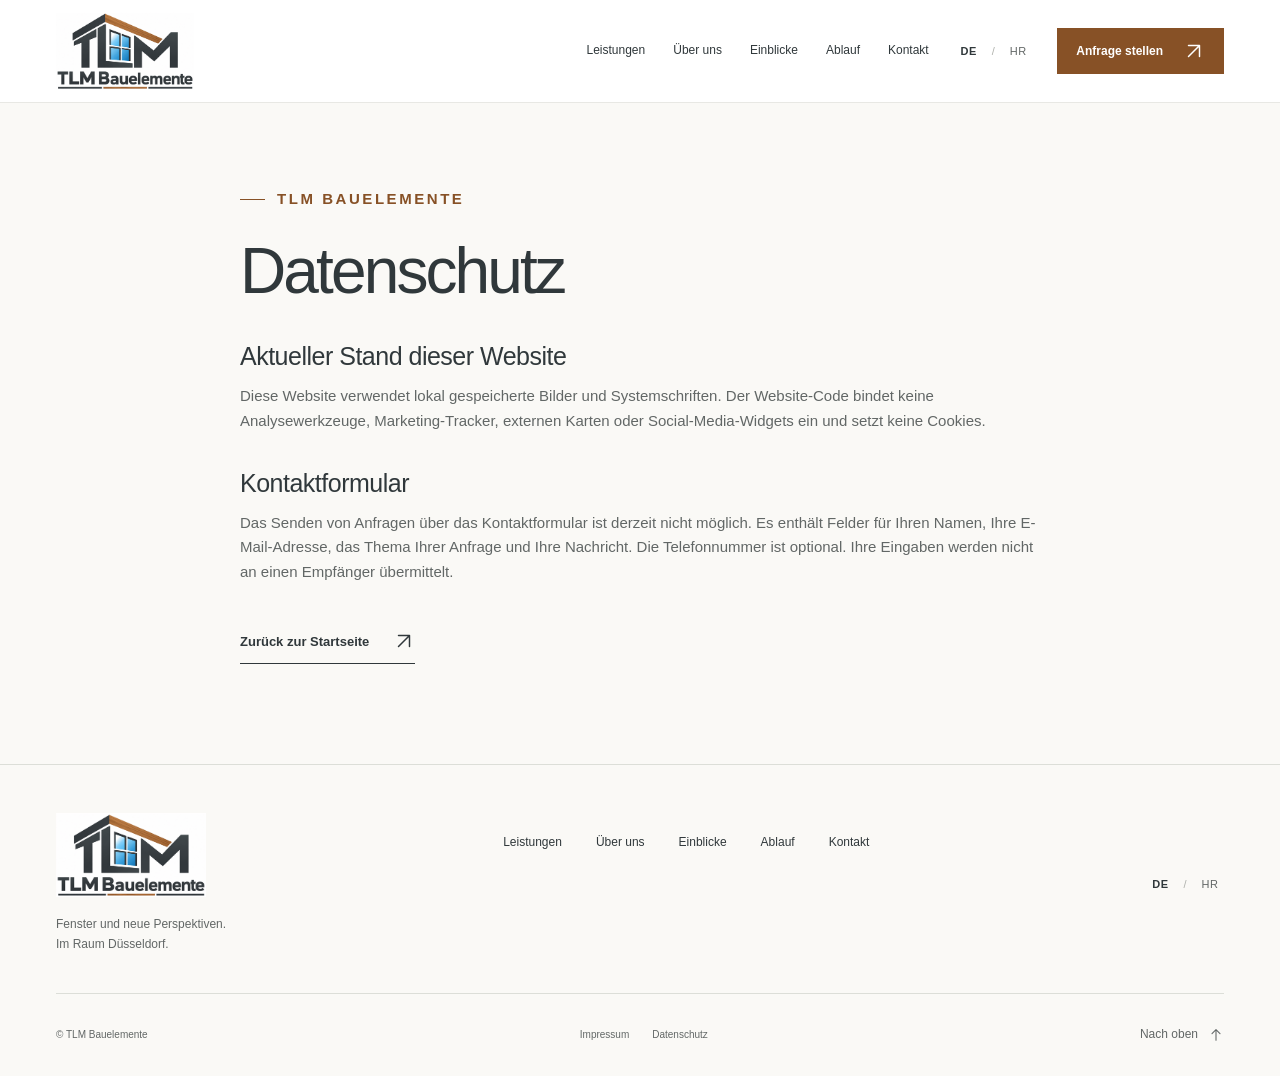
<file: datenschutz.html>
<!doctype html>
<html lang="de">
<head>
  <meta charset="utf-8">
  <meta name="viewport" content="width=device-width, initial-scale=1">
  <meta name="theme-color" content="#30383b">
  <meta name="robots" content="noindex, nofollow">
  <title>Datenschutz | TLM Bauelemente</title>
  <meta name="description" content="Informationen zum Datenschutz und zur Nutzung des Kontaktformulars auf der Website von TLM Bauelemente.">
  <!-- Replace the reserved example.invalid domain before publishing; see docs/OBJAVA.md. -->
  <link rel="canonical" href="https://example.invalid/datenschutz.html">
  <link rel="alternate" hreflang="de" href="https://example.invalid/datenschutz.html">
  <link rel="alternate" hreflang="hr" href="https://example.invalid/hr/datenschutz.html">
  <link rel="alternate" hreflang="x-default" href="https://example.invalid/datenschutz.html">
  <meta property="og:type" content="website">
  <meta property="og:site_name" content="TLM Bauelemente">
  <meta property="og:locale" content="de_DE">
  <meta property="og:locale:alternate" content="hr_HR">
  <meta property="og:title" content="Datenschutz | TLM Bauelemente">
  <meta property="og:description" content="Informationen zum Datenschutz und zur Nutzung des Kontaktformulars auf der Website von TLM Bauelemente.">
  <meta property="og:url" content="https://example.invalid/datenschutz.html">
  <meta property="og:image" content="https://example.invalid/assets/images/house-1200.jpg">
  <meta property="og:image:width" content="1200">
  <meta property="og:image:height" content="675">
  <meta property="og:image:alt" content="Modernes Wohnhaus mit großzügigen Glasflächen und Holzrahmen">
  <link rel="icon" type="image/png" href="assets/images/favicon.png">
  <link rel="stylesheet" href="assets/css/styles.css">
  <script src="assets/js/config.js" defer></script>
  <script src="assets/js/main.js" defer></script>
</head><body id="top">
<a class="skip-link" href="#main">Zum Inhalt springen</a>
<header class="site-header"><div class="wrap header-inner">
  <a class="brand" href="index.html" aria-label="TLM Bauelemente – Startseite"><img src="assets/images/logo-small.png" width="400" height="225" alt="TLM Bauelemente"></a>
  <nav class="header-nav" id="main-nav" aria-label="Hauptnavigation"><a href="index.html#leistungen">Leistungen</a><a href="index.html#ueber-uns">Über uns</a><a href="index.html#inspiration">Einblicke</a><a href="index.html#ablauf">Ablauf</a><a href="index.html#kontakt">Kontakt</a></nav>
  <div class="header-actions"><nav class="languages" aria-label="Sprache wählen"><a href="datenschutz.html" lang="de" hreflang="de" aria-label="Deutsch" aria-current="page">DE</a><span aria-hidden="true">/</span><a href="hr/datenschutz.html" lang="hr" hreflang="hr" aria-label="Hrvatski" data-language-link>HR</a></nav><a class="button" href="index.html#kontakt">Anfrage stellen <svg class="arrow" width="22" height="22" viewBox="0 0 24 24" aria-hidden="true" focusable="false"><path d="M6 18 18 6M6 6h12v12"/></svg></a><button class="menu-toggle" type="button" aria-expanded="false" aria-controls="main-nav" aria-label="Menü öffnen"><span></span><span></span></button></div>
</div></header><main id="main" class="wrap legal-main"><p class="eyebrow">TLM Bauelemente</p><h1>Datenschutz</h1><section><h2 id="section-2">Aktueller Stand dieser Website</h2><p>Diese Website verwendet lokal gespeicherte Bilder und Systemschriften. Der Website-Code bindet keine Analysewerkzeuge, Marketing-Tracker, externen Karten oder Social-Media-Widgets ein und setzt keine Cookies.</p></section><section><h2 id="section-4">Kontaktformular</h2><p>Das Senden von Anfragen über das Kontaktformular ist derzeit nicht möglich. Es enthält Felder für Ihren Namen, Ihre E-Mail-Adresse, das Thema Ihrer Anfrage und Ihre Nachricht. Die Telefonnummer ist optional. Ihre Eingaben werden nicht an einen Empfänger übermittelt.</p></section><a class="text-link" href="index.html">Zurück zur Startseite <svg class="arrow" width="22" height="22" viewBox="0 0 24 24" aria-hidden="true" focusable="false"><path d="M6 18 18 6M6 6h12v12"/></svg></a></main><footer class="site-footer"><div class="wrap">
  <div class="footer-top"><div class="footer-brand"><a href="index.html" aria-label="TLM Bauelemente – Startseite"><img src="assets/images/logo-small.png" width="400" height="225" alt="TLM Bauelemente" loading="lazy"></a><p>Fenster und neue Perspektiven.<br>Im Raum Düsseldorf.</p></div><nav class="footer-links" aria-label="Footernavigation"><a href="index.html#leistungen">Leistungen</a><a href="index.html#ueber-uns">Über uns</a><a href="index.html#inspiration">Einblicke</a><a href="index.html#ablauf">Ablauf</a><a href="index.html#kontakt">Kontakt</a></nav><nav class="languages" aria-label="Sprache wählen"><a href="datenschutz.html" lang="de" hreflang="de" aria-label="Deutsch" aria-current="page">DE</a><span aria-hidden="true">/</span><a href="hr/datenschutz.html" lang="hr" hreflang="hr" aria-label="Hrvatski" data-language-link>HR</a></nav></div>
  <div class="footer-bottom"><span>© TLM Bauelemente</span><nav class="footer-legal" aria-label="Rechtliche Informationen"><a href="impressum.html">Impressum</a><a href="datenschutz.html">Datenschutz</a></nav><a class="back-top" href="#top">Nach oben <svg class="arrow arrow--up" width="22" height="22" viewBox="0 0 24 24" aria-hidden="true" focusable="false"><path d="M12 20V4m-6 6 6-6 6 6"/></svg></a></div>
</div></footer>
</body></html>
</file>
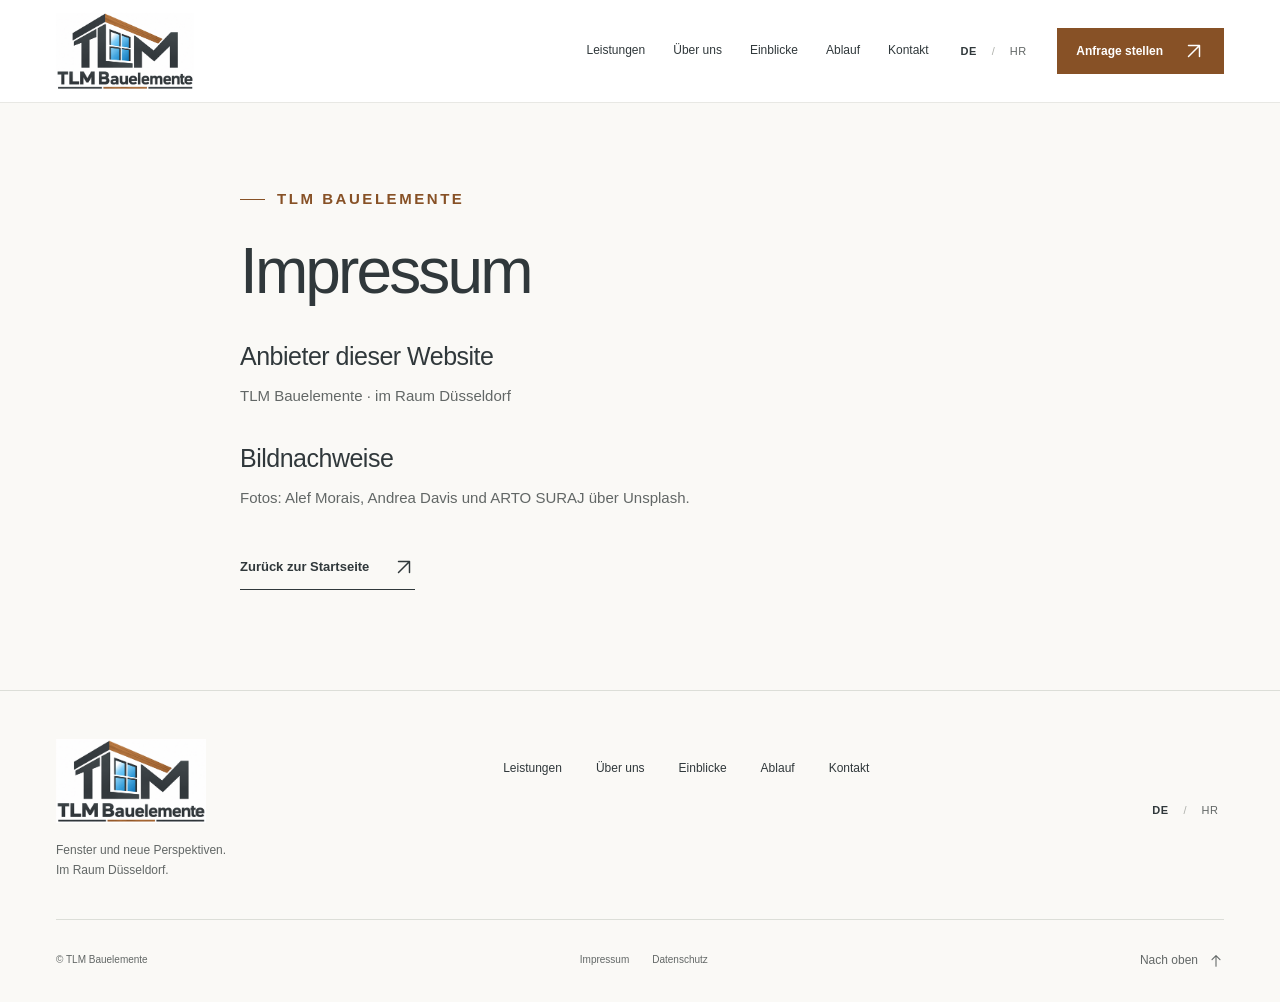
<file: impressum.html>
<!doctype html>
<html lang="de">
<head>
  <meta charset="utf-8">
  <meta name="viewport" content="width=device-width, initial-scale=1">
  <meta name="theme-color" content="#30383b">
  <meta name="robots" content="noindex, nofollow">
  <title>Impressum | TLM Bauelemente</title>
  <meta name="description" content="Angaben zu TLM Bauelemente und Bildnachweise.">
  <!-- Replace the reserved example.invalid domain before publishing; see docs/OBJAVA.md. -->
  <link rel="canonical" href="https://example.invalid/impressum.html">
  <link rel="alternate" hreflang="de" href="https://example.invalid/impressum.html">
  <link rel="alternate" hreflang="hr" href="https://example.invalid/hr/impressum.html">
  <link rel="alternate" hreflang="x-default" href="https://example.invalid/impressum.html">
  <meta property="og:type" content="website">
  <meta property="og:site_name" content="TLM Bauelemente">
  <meta property="og:locale" content="de_DE">
  <meta property="og:locale:alternate" content="hr_HR">
  <meta property="og:title" content="Impressum | TLM Bauelemente">
  <meta property="og:description" content="Angaben zu TLM Bauelemente und Bildnachweise.">
  <meta property="og:url" content="https://example.invalid/impressum.html">
  <meta property="og:image" content="https://example.invalid/assets/images/house-1200.jpg">
  <meta property="og:image:width" content="1200">
  <meta property="og:image:height" content="675">
  <meta property="og:image:alt" content="Modernes Wohnhaus mit großzügigen Glasflächen und Holzrahmen">
  <link rel="icon" type="image/png" href="assets/images/favicon.png">
  <link rel="stylesheet" href="assets/css/styles.css">
  <script src="assets/js/config.js" defer></script>
  <script src="assets/js/main.js" defer></script>
</head><body id="top">
<a class="skip-link" href="#main">Zum Inhalt springen</a>
<header class="site-header"><div class="wrap header-inner">
  <a class="brand" href="index.html" aria-label="TLM Bauelemente – Startseite"><img src="assets/images/logo-small.png" width="400" height="225" alt="TLM Bauelemente"></a>
  <nav class="header-nav" id="main-nav" aria-label="Hauptnavigation"><a href="index.html#leistungen">Leistungen</a><a href="index.html#ueber-uns">Über uns</a><a href="index.html#inspiration">Einblicke</a><a href="index.html#ablauf">Ablauf</a><a href="index.html#kontakt">Kontakt</a></nav>
  <div class="header-actions"><nav class="languages" aria-label="Sprache wählen"><a href="impressum.html" lang="de" hreflang="de" aria-label="Deutsch" aria-current="page">DE</a><span aria-hidden="true">/</span><a href="hr/impressum.html" lang="hr" hreflang="hr" aria-label="Hrvatski" data-language-link>HR</a></nav><a class="button" href="index.html#kontakt">Anfrage stellen <svg class="arrow" width="22" height="22" viewBox="0 0 24 24" aria-hidden="true" focusable="false"><path d="M6 18 18 6M6 6h12v12"/></svg></a><button class="menu-toggle" type="button" aria-expanded="false" aria-controls="main-nav" aria-label="Menü öffnen"><span></span><span></span></button></div>
</div></header><main id="main" class="wrap legal-main"><p class="eyebrow">TLM Bauelemente</p><h1>Impressum</h1><section><h2 id="section-1">Anbieter dieser Website</h2><p>TLM Bauelemente · im Raum Düsseldorf</p></section><section><h2 id="section-5">Bildnachweise</h2><p>Fotos: Alef Morais, Andrea Davis und ARTO SURAJ über Unsplash.</p></section><a class="text-link" href="index.html">Zurück zur Startseite <svg class="arrow" width="22" height="22" viewBox="0 0 24 24" aria-hidden="true" focusable="false"><path d="M6 18 18 6M6 6h12v12"/></svg></a></main><footer class="site-footer"><div class="wrap">
  <div class="footer-top"><div class="footer-brand"><a href="index.html" aria-label="TLM Bauelemente – Startseite"><img src="assets/images/logo-small.png" width="400" height="225" alt="TLM Bauelemente" loading="lazy"></a><p>Fenster und neue Perspektiven.<br>Im Raum Düsseldorf.</p></div><nav class="footer-links" aria-label="Footernavigation"><a href="index.html#leistungen">Leistungen</a><a href="index.html#ueber-uns">Über uns</a><a href="index.html#inspiration">Einblicke</a><a href="index.html#ablauf">Ablauf</a><a href="index.html#kontakt">Kontakt</a></nav><nav class="languages" aria-label="Sprache wählen"><a href="impressum.html" lang="de" hreflang="de" aria-label="Deutsch" aria-current="page">DE</a><span aria-hidden="true">/</span><a href="hr/impressum.html" lang="hr" hreflang="hr" aria-label="Hrvatski" data-language-link>HR</a></nav></div>
  <div class="footer-bottom"><span>© TLM Bauelemente</span><nav class="footer-legal" aria-label="Rechtliche Informationen"><a href="impressum.html">Impressum</a><a href="datenschutz.html">Datenschutz</a></nav><a class="back-top" href="#top">Nach oben <svg class="arrow arrow--up" width="22" height="22" viewBox="0 0 24 24" aria-hidden="true" focusable="false"><path d="M12 20V4m-6 6 6-6 6 6"/></svg></a></div>
</div></footer>
</body></html>
</file>
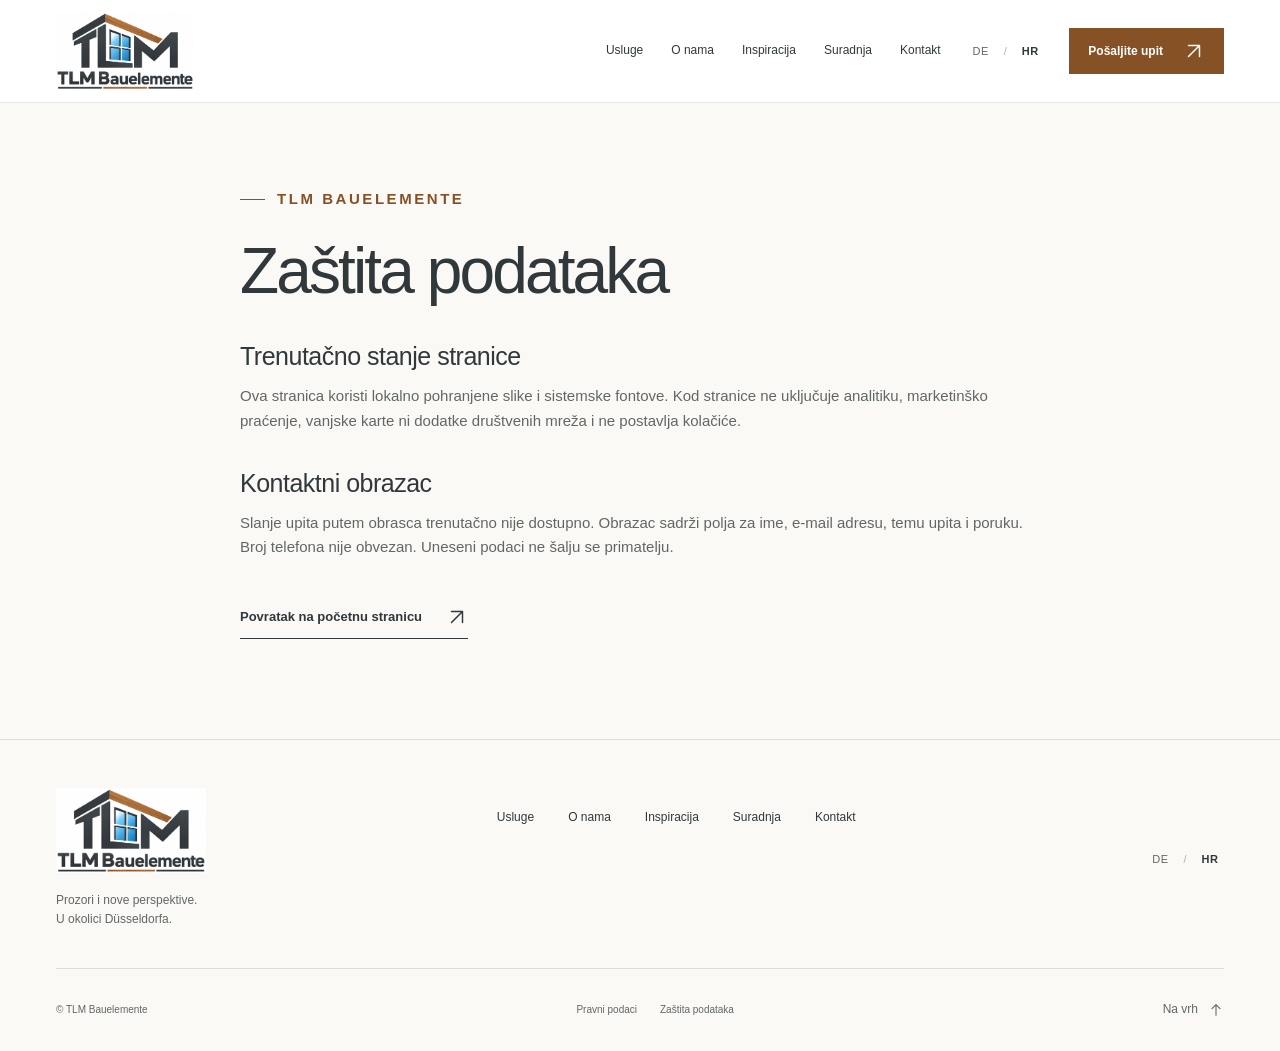
<file: hr/datenschutz.html>
<!doctype html>
<html lang="hr">
<head>
  <meta charset="utf-8">
  <meta name="viewport" content="width=device-width, initial-scale=1">
  <meta name="theme-color" content="#30383b">
  <meta name="robots" content="noindex, nofollow">
  <title>Zaštita podataka | TLM Bauelemente</title>
  <meta name="description" content="Informacije o zaštiti podataka i korištenju kontaktnog obrasca na stranici TLM Bauelemente.">
  <!-- Replace the reserved example.invalid domain before publishing; see docs/OBJAVA.md. -->
  <link rel="canonical" href="https://example.invalid/hr/datenschutz.html">
  <link rel="alternate" hreflang="de" href="https://example.invalid/datenschutz.html">
  <link rel="alternate" hreflang="hr" href="https://example.invalid/hr/datenschutz.html">
  <link rel="alternate" hreflang="x-default" href="https://example.invalid/datenschutz.html">
  <meta property="og:type" content="website">
  <meta property="og:site_name" content="TLM Bauelemente">
  <meta property="og:locale" content="hr_HR">
  <meta property="og:locale:alternate" content="de_DE">
  <meta property="og:title" content="Zaštita podataka | TLM Bauelemente">
  <meta property="og:description" content="Informacije o zaštiti podataka i korištenju kontaktnog obrasca na stranici TLM Bauelemente.">
  <meta property="og:url" content="https://example.invalid/hr/datenschutz.html">
  <meta property="og:image" content="https://example.invalid/assets/images/house-1200.jpg">
  <meta property="og:image:width" content="1200">
  <meta property="og:image:height" content="675">
  <meta property="og:image:alt" content="Moderna kuća s velikim staklenim površinama i drvenim okvirima">
  <link rel="icon" type="image/png" href="../assets/images/favicon.png">
  <link rel="stylesheet" href="../assets/css/styles.css">
  <script src="../assets/js/config.js" defer></script>
  <script src="../assets/js/main.js" defer></script>
</head><body id="top">
<a class="skip-link" href="#main">Preskoči na sadržaj</a>
<header class="site-header"><div class="wrap header-inner">
  <a class="brand" href="index.html" aria-label="TLM Bauelemente – početna stranica"><img src="../assets/images/logo-small.png" width="400" height="225" alt="TLM Bauelemente"></a>
  <nav class="header-nav" id="main-nav" aria-label="Glavna navigacija"><a href="index.html#leistungen">Usluge</a><a href="index.html#ueber-uns">O nama</a><a href="index.html#inspiration">Inspiracija</a><a href="index.html#ablauf">Suradnja</a><a href="index.html#kontakt">Kontakt</a></nav>
  <div class="header-actions"><nav class="languages" aria-label="Odabir jezika"><a href="../datenschutz.html" lang="de" hreflang="de" aria-label="Deutsch" data-language-link>DE</a><span aria-hidden="true">/</span><a href="datenschutz.html" lang="hr" hreflang="hr" aria-label="Hrvatski" aria-current="page">HR</a></nav><a class="button" href="index.html#kontakt">Pošaljite upit <svg class="arrow" width="22" height="22" viewBox="0 0 24 24" aria-hidden="true" focusable="false"><path d="M6 18 18 6M6 6h12v12"/></svg></a><button class="menu-toggle" type="button" aria-expanded="false" aria-controls="main-nav" aria-label="Otvori izbornik"><span></span><span></span></button></div>
</div></header><main id="main" class="wrap legal-main"><p class="eyebrow">TLM Bauelemente</p><h1>Zaštita podataka</h1><section><h2 id="section-2">Trenutačno stanje stranice</h2><p>Ova stranica koristi lokalno pohranjene slike i sistemske fontove. Kod stranice ne uključuje analitiku, marketinško praćenje, vanjske karte ni dodatke društvenih mreža i ne postavlja kolačiće.</p></section><section><h2 id="section-4">Kontaktni obrazac</h2><p>Slanje upita putem obrasca trenutačno nije dostupno. Obrazac sadrži polja za ime, e-mail adresu, temu upita i poruku. Broj telefona nije obvezan. Uneseni podaci ne šalju se primatelju.</p></section><a class="text-link" href="index.html">Povratak na početnu stranicu <svg class="arrow" width="22" height="22" viewBox="0 0 24 24" aria-hidden="true" focusable="false"><path d="M6 18 18 6M6 6h12v12"/></svg></a></main><footer class="site-footer"><div class="wrap">
  <div class="footer-top"><div class="footer-brand"><a href="index.html" aria-label="TLM Bauelemente – početna stranica"><img src="../assets/images/logo-small.png" width="400" height="225" alt="TLM Bauelemente" loading="lazy"></a><p>Prozori i nove perspektive.<br>U okolici Düsseldorfa.</p></div><nav class="footer-links" aria-label="Navigacija u podnožju"><a href="index.html#leistungen">Usluge</a><a href="index.html#ueber-uns">O nama</a><a href="index.html#inspiration">Inspiracija</a><a href="index.html#ablauf">Suradnja</a><a href="index.html#kontakt">Kontakt</a></nav><nav class="languages" aria-label="Odabir jezika"><a href="../datenschutz.html" lang="de" hreflang="de" aria-label="Deutsch" data-language-link>DE</a><span aria-hidden="true">/</span><a href="datenschutz.html" lang="hr" hreflang="hr" aria-label="Hrvatski" aria-current="page">HR</a></nav></div>
  <div class="footer-bottom"><span>© TLM Bauelemente</span><nav class="footer-legal" aria-label="Pravne informacije"><a href="impressum.html">Pravni podaci</a><a href="datenschutz.html">Zaštita podataka</a></nav><a class="back-top" href="#top">Na vrh <svg class="arrow arrow--up" width="22" height="22" viewBox="0 0 24 24" aria-hidden="true" focusable="false"><path d="M12 20V4m-6 6 6-6 6 6"/></svg></a></div>
</div></footer>
</body></html>
</file>
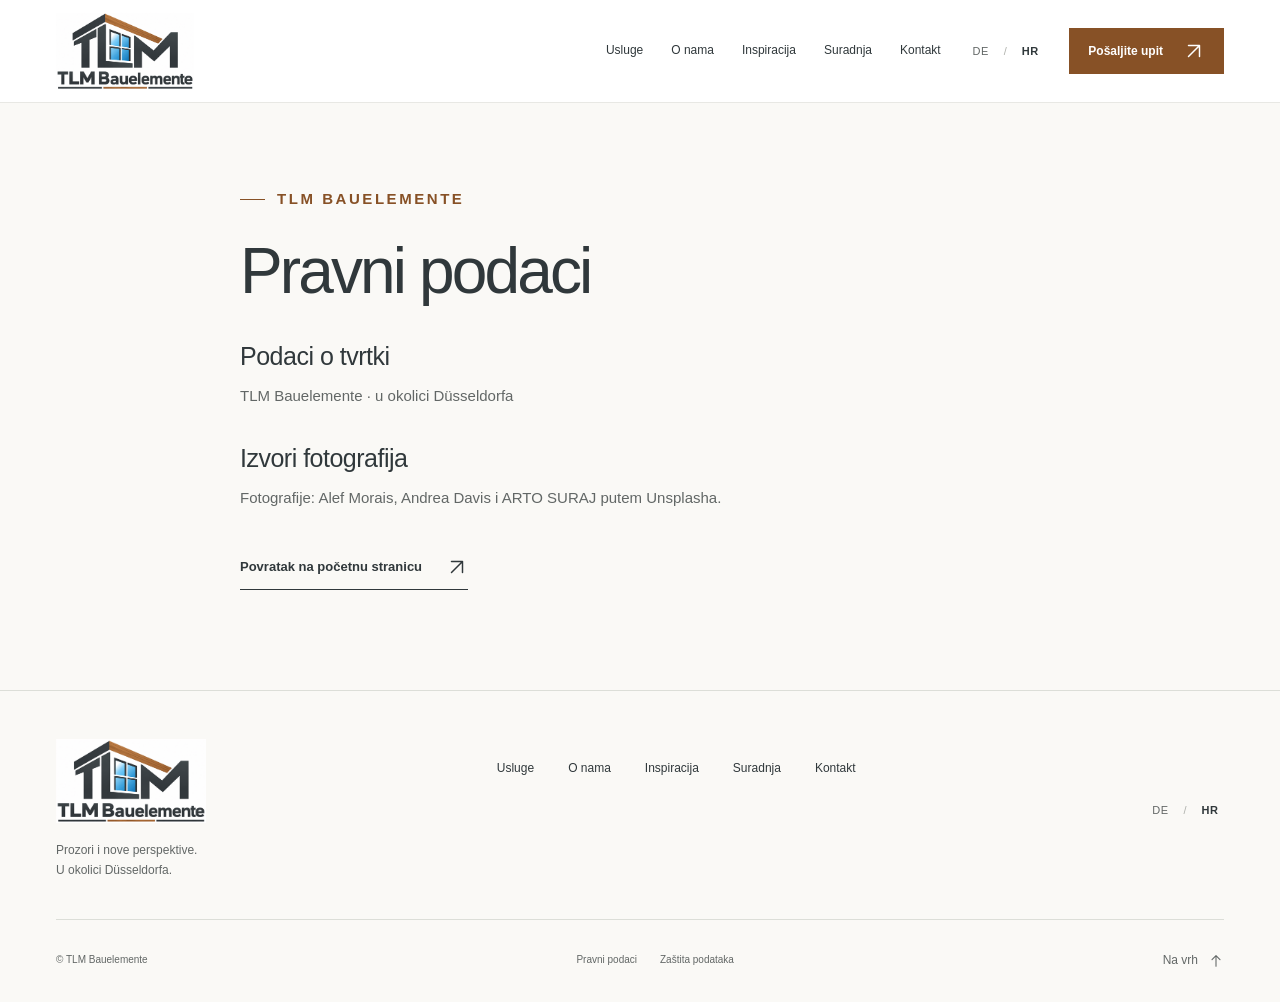
<file: hr/impressum.html>
<!doctype html>
<html lang="hr">
<head>
  <meta charset="utf-8">
  <meta name="viewport" content="width=device-width, initial-scale=1">
  <meta name="theme-color" content="#30383b">
  <meta name="robots" content="noindex, nofollow">
  <title>Pravni podaci | TLM Bauelemente</title>
  <meta name="description" content="Podaci o tvrtki TLM Bauelemente i izvori fotografija.">
  <!-- Replace the reserved example.invalid domain before publishing; see docs/OBJAVA.md. -->
  <link rel="canonical" href="https://example.invalid/hr/impressum.html">
  <link rel="alternate" hreflang="de" href="https://example.invalid/impressum.html">
  <link rel="alternate" hreflang="hr" href="https://example.invalid/hr/impressum.html">
  <link rel="alternate" hreflang="x-default" href="https://example.invalid/impressum.html">
  <meta property="og:type" content="website">
  <meta property="og:site_name" content="TLM Bauelemente">
  <meta property="og:locale" content="hr_HR">
  <meta property="og:locale:alternate" content="de_DE">
  <meta property="og:title" content="Pravni podaci | TLM Bauelemente">
  <meta property="og:description" content="Podaci o tvrtki TLM Bauelemente i izvori fotografija.">
  <meta property="og:url" content="https://example.invalid/hr/impressum.html">
  <meta property="og:image" content="https://example.invalid/assets/images/house-1200.jpg">
  <meta property="og:image:width" content="1200">
  <meta property="og:image:height" content="675">
  <meta property="og:image:alt" content="Moderna kuća s velikim staklenim površinama i drvenim okvirima">
  <link rel="icon" type="image/png" href="../assets/images/favicon.png">
  <link rel="stylesheet" href="../assets/css/styles.css">
  <script src="../assets/js/config.js" defer></script>
  <script src="../assets/js/main.js" defer></script>
</head><body id="top">
<a class="skip-link" href="#main">Preskoči na sadržaj</a>
<header class="site-header"><div class="wrap header-inner">
  <a class="brand" href="index.html" aria-label="TLM Bauelemente – početna stranica"><img src="../assets/images/logo-small.png" width="400" height="225" alt="TLM Bauelemente"></a>
  <nav class="header-nav" id="main-nav" aria-label="Glavna navigacija"><a href="index.html#leistungen">Usluge</a><a href="index.html#ueber-uns">O nama</a><a href="index.html#inspiration">Inspiracija</a><a href="index.html#ablauf">Suradnja</a><a href="index.html#kontakt">Kontakt</a></nav>
  <div class="header-actions"><nav class="languages" aria-label="Odabir jezika"><a href="../impressum.html" lang="de" hreflang="de" aria-label="Deutsch" data-language-link>DE</a><span aria-hidden="true">/</span><a href="impressum.html" lang="hr" hreflang="hr" aria-label="Hrvatski" aria-current="page">HR</a></nav><a class="button" href="index.html#kontakt">Pošaljite upit <svg class="arrow" width="22" height="22" viewBox="0 0 24 24" aria-hidden="true" focusable="false"><path d="M6 18 18 6M6 6h12v12"/></svg></a><button class="menu-toggle" type="button" aria-expanded="false" aria-controls="main-nav" aria-label="Otvori izbornik"><span></span><span></span></button></div>
</div></header><main id="main" class="wrap legal-main"><p class="eyebrow">TLM Bauelemente</p><h1>Pravni podaci</h1><section><h2 id="section-1">Podaci o tvrtki</h2><p>TLM Bauelemente · u okolici Düsseldorfa</p></section><section><h2 id="section-5">Izvori fotografija</h2><p>Fotografije: Alef Morais, Andrea Davis i ARTO SURAJ putem Unsplasha.</p></section><a class="text-link" href="index.html">Povratak na početnu stranicu <svg class="arrow" width="22" height="22" viewBox="0 0 24 24" aria-hidden="true" focusable="false"><path d="M6 18 18 6M6 6h12v12"/></svg></a></main><footer class="site-footer"><div class="wrap">
  <div class="footer-top"><div class="footer-brand"><a href="index.html" aria-label="TLM Bauelemente – početna stranica"><img src="../assets/images/logo-small.png" width="400" height="225" alt="TLM Bauelemente" loading="lazy"></a><p>Prozori i nove perspektive.<br>U okolici Düsseldorfa.</p></div><nav class="footer-links" aria-label="Navigacija u podnožju"><a href="index.html#leistungen">Usluge</a><a href="index.html#ueber-uns">O nama</a><a href="index.html#inspiration">Inspiracija</a><a href="index.html#ablauf">Suradnja</a><a href="index.html#kontakt">Kontakt</a></nav><nav class="languages" aria-label="Odabir jezika"><a href="../impressum.html" lang="de" hreflang="de" aria-label="Deutsch" data-language-link>DE</a><span aria-hidden="true">/</span><a href="impressum.html" lang="hr" hreflang="hr" aria-label="Hrvatski" aria-current="page">HR</a></nav></div>
  <div class="footer-bottom"><span>© TLM Bauelemente</span><nav class="footer-legal" aria-label="Pravne informacije"><a href="impressum.html">Pravni podaci</a><a href="datenschutz.html">Zaštita podataka</a></nav><a class="back-top" href="#top">Na vrh <svg class="arrow arrow--up" width="22" height="22" viewBox="0 0 24 24" aria-hidden="true" focusable="false"><path d="M12 20V4m-6 6 6-6 6 6"/></svg></a></div>
</div></footer>
</body></html>
</file>
<file: assets/css/styles.css>
@charset "UTF-8";
:root{--paper:#faf9f6;--ink:#30383b;--muted:#626766;--line:#dcded8;--sand:#efede7;--wood:#875126;--wood-light:#c5966d;--white:#fff;--max:1280px;--header:102px}
*{box-sizing:border-box}html{scroll-behavior:smooth;scroll-padding-top:calc(var(--header) + 24px)}body{margin:0;background:var(--paper);color:var(--ink);font-family:Arial,Helvetica,sans-serif;font-size:16px;line-height:1.65;-webkit-font-smoothing:antialiased}a{color:inherit;text-decoration:none}button,input,textarea,select{font:inherit}button,a,input,textarea,select{-webkit-tap-highlight-color:transparent}button{cursor:pointer}img{display:block;max-width:100%;height:auto}figure,p,h1,h2,h3{margin:0}h1,h2,h3{font-weight:400;line-height:1.12}h1,h2{letter-spacing:-.045em}h2{font-size:clamp(36px,4.3vw,60px)}h3{font-size:24px;letter-spacing:-.025em}p{color:var(--muted)}::selection{background:#d9b08d;color:#20292d}:focus-visible{outline:3px solid #1279ad;outline-offset:5px}[hidden]{display:none!important}.wrap{width:min(var(--max),calc(100% - 112px));margin-inline:auto}.section{padding-block:112px}.eyebrow{display:flex;align-items:center;gap:12px;font-size:11px;font-weight:700;letter-spacing:.17em;text-transform:uppercase;line-height:1.5;color:var(--wood);margin-bottom:25px}.eyebrow:before{content:"";width:25px;height:1px;background:currentColor}.serif{font-family:Georgia,'Times New Roman',serif;font-style:italic;font-weight:400}.button{display:inline-flex;justify-content:center;align-items:center;gap:27px;min-height:54px;padding:14px 23px;background:var(--wood);border:1px solid var(--wood);color:#fff;font-size:13px;font-weight:600;line-height:1.5;transition:background .2s,border-color .2s,transform .2s}.button:hover{background:#6e401c;border-color:#6e401c;transform:translateY(-2px)}.arrow{display:inline-block;width:22px;height:22px;flex-shrink:0;fill:none;stroke:currentColor;stroke-width:1.6;stroke-linecap:round;stroke-linejoin:round;vertical-align:middle;transition:transform .2s}.back-top .arrow{width:16px;height:16px}.button:hover .arrow,.text-link:hover .arrow{transform:translateX(4px)}.text-link{display:inline-flex;align-items:center;justify-content:space-between;gap:24px;min-height:44px;font-size:13px;font-weight:600;border-bottom:1px solid currentColor}.skip-link{position:fixed;top:10px;left:10px;transform:translateY(-150%);z-index:100;padding:12px 20px;background:#fff;border:2px solid var(--ink)}.skip-link:focus{transform:translateY(0)}
.site-header{position:sticky;top:0;z-index:30;background:#fff;border-bottom:1px solid #e8e8e4}.header-inner{height:var(--header);display:flex;align-items:center;justify-content:space-between;gap:26px}.brand{flex:none;display:inline-flex}.brand img{width:138px;height:auto}.header-nav{display:flex;align-items:center;gap:28px;margin-left:auto}.header-nav>a{font-size:12px;padding-block:12px;position:relative}.header-nav>a:after{content:"";position:absolute;bottom:5px;left:0;width:0;height:1px;background:var(--wood);transition:width .2s}.header-nav>a:hover:after,.header-nav>a[aria-current="location"]:after{width:100%}.header-actions{display:flex;align-items:center;gap:25px}.header-actions .button{min-height:45px;padding:11px 18px;font-size:12px;gap:20px}.languages{display:flex;align-items:center;gap:9px;font-size:11px;letter-spacing:.05em}.languages a{display:inline-flex;align-items:center;justify-content:center;min-width:28px;min-height:44px;color:var(--muted)}.languages a[aria-current="page"]{color:var(--ink);font-weight:700}.languages span{color:#b0b2ad}.menu-toggle{display:none;width:44px;height:44px;background:none;border:1px solid var(--line);align-items:center;justify-content:center;flex-direction:column;gap:5px}.menu-toggle span{width:18px;height:1px;background:var(--ink);transition:transform .2s}.menu-toggle[aria-expanded="true"] span:first-child{transform:translateY(3px) rotate(45deg)}.menu-toggle[aria-expanded="true"] span:last-child{transform:translateY(-3px) rotate(-45deg)}
.hero{position:relative;isolation:isolate;min-height:650px;margin:20px 20px 0;display:flex;align-items:center;background:#303a35;color:#fff;overflow:hidden}.hero-image{position:absolute;inset:0;z-index:-2;width:100%;height:100%;object-fit:cover;object-position:50% 56%}.hero:before{content:"";position:absolute;inset:0;z-index:-1;background:linear-gradient(90deg,rgba(18,27,24,.88) 0%,rgba(18,27,24,.73) 42%,rgba(18,27,24,.2) 80%,rgba(18,27,24,.16)),linear-gradient(0deg,rgba(18,27,24,.35),transparent 35%)}.hero .wrap{width:min(var(--max),calc(100% - 72px));padding-block:85px 110px}.hero .eyebrow{color:#eee4d8;margin-bottom:30px}.hero h1{font-size:clamp(50px,6vw,86px);max-width:920px;line-height:1.04}.hero h1 .serif{display:block;color:#ead8c2;line-height:1.18}.hero-description{max-width:400px;color:#f1f1eb;font-size:15px;line-height:1.8;margin-top:24px}.hero-buttons{display:flex;align-items:center;gap:30px;margin-top:32px}.hero-buttons .text-link{font-weight:400;color:#fff;border-color:#a7aca4}.hero-note{position:absolute;left:36px;bottom:25px;font-size:10px;color:#eee;letter-spacing:.04em}.hero-marker{position:absolute;right:42px;bottom:36px;display:flex;gap:18px;align-items:center}.hero-marker>span{font:italic 24px Georgia,serif}.window-mark{width:42px;height:56px;border:1px solid #c8b7a1;position:relative}.window-mark:before{content:"";position:absolute;left:49%;top:0;height:100%;border-left:1px solid #c8b7a1}.window-mark:after{content:"";position:absolute;top:48%;left:0;width:100%;border-top:1px solid #c8b7a1}.intro-strip{display:flex;justify-content:space-between;align-items:center;padding-block:30px;border-bottom:1px solid var(--line);gap:25px}.intro-strip p{font-size:12px;letter-spacing:.015em}.intro-strip strong{font-weight:500;color:var(--ink)}.intro-strip .strip-right{display:flex;align-items:center;gap:12px}.location-dot{width:6px;height:6px;background:var(--wood);border-radius:50%;flex:none}
.section-heading{display:flex;align-items:end;justify-content:space-between;gap:45px;margin-bottom:52px}.section-heading>p{max-width:340px;font-size:14px;line-height:1.8}.section-heading h2{max-width:700px}.services-layout{display:grid;grid-template-columns:1fr 1fr;gap:70px;align-items:center}.service-photo{position:relative}.service-photo img{width:100%;height:570px;object-fit:cover;object-position:center 48%}.photo-label{position:absolute;left:22px;bottom:22px;background:var(--paper);padding:13px 20px;display:flex;align-items:center;gap:34px;font-size:12px;color:var(--ink)}.photo-label span:first-child{color:var(--wood);font-size:10px}.service-details h3{font-size:40px;margin-bottom:20px}.service-details>p{font-size:15px;max-width:420px}.service-points{margin-block:28px}.service-point{padding:20px 0;border-top:1px solid var(--line);display:grid;grid-template-columns:34px 1fr;gap:15px}.service-point svg{width:25px;height:25px;stroke:var(--wood);fill:none;stroke-width:1.2;margin-top:3px}.service-point h4{font-size:15px;font-weight:500;margin:0 0 5px}.service-point p{font-size:13px;line-height:1.7;max-width:380px}.service-details .text-link{color:var(--wood)}.additional-services{display:grid;grid-template-columns:repeat(2,1fr);gap:28px}.additional-services:has(article:not([hidden])){margin-top:50px}.additional-services article{padding:28px;border:1px solid var(--line)}.additional-services p{margin-block:15px;font-size:14px}
.about{background:var(--sand)}.about-layout{display:grid;grid-template-columns:.9fr 1fr;gap:115px;align-items:start}.about h2{max-width:480px}.about-body>p{font-size:16px;margin-bottom:22px;max-width:510px}.about-body .lead{font-size:21px;line-height:1.6;color:var(--ink)}.about-footnote{border-top:1px solid #d4d3cc;padding-top:25px;margin-top:34px;display:flex;align-items:center;gap:20px}.about-footnote .monogram{font:italic 27px Georgia,serif;color:var(--wood)}.about-footnote p{font-size:12px}.about-footnote strong{display:block;color:var(--ink);font-size:14px;font-weight:500}
.gallery{display:grid;grid-template-columns:1.45fr 1fr;gap:30px}.gallery figure:first-child{grid-row:span 2}.gallery img{width:100%;object-fit:cover;transition:transform .6s}.gallery .image-wrap{overflow:hidden;background:var(--sand)}.gallery figure:hover img{transform:scale(1.025)}.gallery figure:first-child img{height:610px}.gallery figure:not(:first-child) img{height:255px}.gallery figcaption{display:flex;justify-content:space-between;gap:20px;padding-top:14px;font-size:12px;line-height:1.5}.gallery figcaption span{color:var(--muted);font-size:11px}.image-notice{font-size:11px;margin-top:26px;max-width:720px}.process{padding-top:0}.process-inner{border-top:1px solid var(--line);padding-top:90px}.process .section-heading>p{max-width:365px}.steps{display:grid;grid-template-columns:repeat(4,1fr);gap:36px;margin-top:58px}.step-number{display:flex;align-items:center;gap:20px;font-family:Georgia,serif;font-size:37px;color:var(--wood);margin-bottom:26px}.step-number:after{content:"";height:1px;background:var(--line);flex:1}.steps h3{font-size:19px;margin-bottom:14px}.steps p{font-size:13px;line-height:1.8;max-width:235px}
.cta{background:var(--ink);color:var(--paper);padding-block:72px}.cta-inner{display:flex;justify-content:space-between;align-items:center;gap:45px}.cta .eyebrow{color:#d5b99d;margin-bottom:20px}.cta h2{font-size:clamp(36px,4vw,54px)}.cta p{color:#d0d3d1;font-size:14px;margin-top:20px}.cta .button{flex:none;background:#f4f0e9;color:var(--ink);border-color:#f4f0e9}.cta .button:hover{background:#e8d8c6;border-color:#e8d8c6}
.contact-grid{display:grid;grid-template-columns:.9fr 1.15fr;gap:110px}.contact-copy>p{font-size:14px;margin-top:25px;max-width:350px}.contact-detail{border-top:1px solid var(--line);padding-top:24px;margin-top:38px}.contact-detail .eyebrow{margin-bottom:12px}.contact-detail p{font-size:14px}.contact-detail .pending{font-size:12px;margin-top:12px;max-width:325px}.form-notice{padding:15px 18px;background:var(--sand);border-left:2px solid var(--wood);font-size:12px;margin-bottom:25px;color:#4c534f}.form-grid{display:grid;grid-template-columns:1fr 1fr;gap:23px 22px}.field.full{grid-column:1/-1}.field label{display:block;font-size:12px;margin-bottom:8px;font-weight:600}.field label span{font-weight:400;color:var(--muted)}.field input,.field select,.field textarea{border:1px solid #8a8f88;background:transparent;color:var(--ink);border-radius:0;width:100%;padding:12px 14px;min-height:48px;font-size:14px;transition:border-color .2s}.field textarea{resize:vertical;min-height:130px}.field input:focus,.field select:focus,.field textarea:focus{border-color:var(--wood)}.field [aria-invalid="true"]{border-color:#9a332b}.field-error{display:block;font-size:12px;color:#9a332b;margin-top:5px}.privacy-note{font-size:11px;line-height:1.8;margin-top:20px}.privacy-note a{text-decoration:underline;text-underline-offset:3px}.form-bottom{display:flex;align-items:center;gap:20px;margin-top:22px}.form-bottom .button:disabled{cursor:not-allowed;background:#e6e5df;border-color:#c5c7bf;color:#595f58;transform:none}.form-status{font-size:13px;margin-top:18px}.form-status:empty{display:none}.form-status[data-state="error"]{color:#9a332b}.form-status[data-state="success"]{color:#286039}.required-note{font-size:11px}.honeypot{display:none}.site-footer{border-top:1px solid var(--line);padding-top:48px}.footer-top{display:flex;justify-content:space-between;gap:40px;padding-bottom:38px}.footer-brand img{width:150px}.footer-brand p{margin-top:18px;font-size:12px;max-width:240px}.footer-links{display:flex;align-items:flex-start;gap:34px;padding-top:20px;font-size:12px}.footer-bottom{border-top:1px solid var(--line);padding-block:19px;display:flex;justify-content:space-between;align-items:center;gap:20px;font-size:10px;color:var(--muted)}.footer-legal{display:flex;gap:23px}.footer-legal a{min-height:44px;display:flex;align-items:center}.back-top{display:inline-flex;gap:10px;align-items:center;font-size:12px;min-height:44px}.legal-main{max-width:800px;padding-block:85px 100px}.legal-main h1{font-size:clamp(38px,6vw,64px);margin-bottom:30px}.legal-main h2{font-size:25px;letter-spacing:-.02em;margin-block:35px 14px}.legal-main p,.legal-main li{font-size:15px}.legal-main ul{padding-left:22px}.legal-main .text-link{margin-top:35px}.legal-notice{background:var(--sand);border-left:2px solid var(--wood);padding:20px;margin-bottom:30px}.no-js-notice{font-size:12px;padding:12px;background:var(--sand);margin-top:15px}
input::placeholder,textarea::placeholder{color:var(--muted);opacity:1}
.service-icon{display:block;width:32px;height:32px;fill:none;stroke:var(--wood);stroke-width:1.2;margin-bottom:22px}
@media(min-width:1600px){.hero{min-height:740px}.hero h1{font-size:96px}}
@media(max-width:1180px){.wrap{width:calc(100% - 72px)}.header-nav{gap:17px}.header-actions{gap:15px}.header-actions .button{display:none}.services-layout{gap:45px}.about-layout{gap:65px}.contact-grid{gap:65px}.footer-links{gap:22px}.hero h1{font-size:clamp(56px,7vw,82px)}}
@media(max-width:850px){:root{--header:88px}.wrap{width:calc(100% - 48px)}.header-inner{gap:18px}.brand img{width:115px}.header-actions{margin-left:auto}.js .menu-toggle{display:flex}.header-nav{gap:12px}.header-nav>a{font-size:11px}.js .header-nav{display:none;position:absolute;top:100%;left:0;right:0;padding:18px 24px 28px;background:#fff;border-bottom:1px solid var(--line);box-shadow:0 15px 20px #30383b0a}.js .header-nav.is-open{display:flex;flex-direction:column;align-items:stretch;gap:0}.js .header-nav>a{font-size:16px;padding:14px 0;border-bottom:1px solid var(--line)}.hero{margin:12px 12px 0;min-height:620px}.hero .wrap{width:calc(100% - 48px)}.hero h1{font-size:clamp(50px,8.3vw,72px)}.hero:before{background:linear-gradient(90deg,#121b18de,#121b18a6 65%,#121b1840)}.hero-marker{right:26px}.hero-marker>span{font-size:20px}.hero-note{left:24px}.section{padding-block:80px}.section-heading{gap:30px;margin-bottom:38px}.section-heading>p{max-width:270px}.services-layout{gap:32px}.service-photo img{height:550px}.service-details h3{font-size:34px}.service-point{padding-block:16px}.about-layout{gap:38px}.about-body .lead{font-size:19px}.gallery{gap:24px}.gallery figure:first-child img{height:530px}.gallery figure:not(:first-child) img{height:215px}.steps{gap:25px;grid-template-columns:repeat(2,1fr);row-gap:35px}.steps p{max-width:none}.process{padding-top:0}.process-inner{padding-top:75px}.contact-grid{gap:40px;grid-template-columns:.8fr 1.2fr}.contact h2{font-size:39px}.form-grid{grid-template-columns:1fr}.field.full{grid-column:auto}.footer-links{flex-wrap:wrap;max-width:300px;gap:10px 24px}.footer-top{flex-wrap:wrap}.cta-inner{gap:30px}.cta .button{padding-inline:18px;gap:18px}}
@media(max-width:600px){:root{--header:78px}.wrap{width:calc(100% - 40px)}.header-inner{gap:10px}.brand img{width:105px}.header-actions{gap:12px}.languages{gap:4px}.hero{min-height:635px;margin:8px 8px 0;align-items:flex-start}.hero .wrap{width:calc(100% - 40px);padding-top:57px;padding-bottom:112px}.hero .eyebrow{font-size:9px;letter-spacing:.12em;margin-bottom:28px;gap:9px}.hero h1{font-size:clamp(43px,10.5vw,62px);line-height:1.08;letter-spacing:-.045em}.hero h1 .serif{margin-top:5px;max-width:380px}.hero-description{font-size:14px;max-width:310px;margin-top:23px}.hero-buttons{flex-direction:column;align-items:flex-start;gap:12px;margin-top:27px}.hero-buttons .button{min-height:52px}.hero-buttons .text-link{font-size:12px;min-height:39px}.hero-image{object-position:61% center}.hero:before{background:linear-gradient(90deg,#121b18e0,#121b18a6),linear-gradient(0deg,#121b1880,transparent)}.hero-note{font-size:9px;left:20px;bottom:19px}.hero-marker{bottom:48px;right:21px}.hero-marker>span{display:none}.window-mark{width:28px;height:38px}.intro-strip{padding-block:21px;align-items:flex-start;gap:14px}.intro-strip p{font-size:10px;max-width:165px}.intro-strip .strip-right{max-width:135px;gap:8px}.section{padding-block:65px}.eyebrow{font-size:10px;margin-bottom:19px}h2{font-size:38px;letter-spacing:-.04em}.section-heading{display:block;margin-bottom:30px}.section-heading>p{max-width:400px;margin-top:21px;font-size:14px}.services-layout{grid-template-columns:1fr;gap:32px}.service-photo img{height:370px;object-position:center 42%}.service-details h3{font-size:32px}.service-details>p{font-size:14px}.service-points{margin-block:24px}.service-point{padding-block:18px}.service-point h4{font-size:15px}.service-point p{font-size:13px}.photo-label{left:18px;bottom:18px;padding:11px 17px;gap:28px}.about-layout{grid-template-columns:1fr;gap:28px}.about h2{max-width:350px}.about-body .lead{font-size:19px}.about-body>p{font-size:14px}.about-footnote{margin-top:26px}.gallery{grid-template-columns:1fr;gap:27px}.gallery figure:first-child{grid-row:auto}.gallery figure:first-child img{height:380px}.gallery figure:not(:first-child) img{height:240px}.gallery figcaption{padding-top:11px}.image-notice{font-size:10px;margin-top:23px}.process{padding-top:0}.process-inner{padding-top:60px}.steps{margin-top:33px;gap:26px 22px}.step-number{font-size:30px;margin-bottom:17px;gap:13px}.steps h3{font-size:17px;line-height:1.3;min-height:44px;margin-bottom:8px}.steps p{font-size:12px}.cta{padding-block:53px}.cta-inner{display:block}.cta h2{font-size:37px}.cta p{font-size:13px;margin-top:18px}.cta .button{margin-top:28px}.contact-grid{grid-template-columns:1fr;gap:35px}.contact h2{font-size:38px}.contact-copy>p{margin-top:20px}.contact-detail{margin-top:25px;padding-top:21px}.contact-detail .pending{max-width:none}.form-grid{gap:19px}.field input,.field select,.field textarea{font-size:16px}.form-bottom{align-items:flex-start;flex-direction:column;gap:13px}.footer-top{gap:24px;padding-bottom:28px}.footer-brand{width:100%}.footer-brand img{width:130px}.footer-links{max-width:none;padding-top:0;gap:7px 24px}.footer-links a{min-height:44px;display:flex;align-items:center}.footer-top>.languages{margin-left:auto}.footer-bottom{align-items:flex-start;flex-wrap:wrap;gap:4px 16px;font-size:10px}.footer-bottom>span{width:100%}.footer-legal{gap:20px}.footer-bottom .back-top{margin-left:auto;font-size:10px}.additional-services{grid-template-columns:1fr}.legal-main{padding-block:50px 65px}body:not(.js) .header-inner{height:auto;min-height:78px;flex-wrap:wrap;padding-block:10px}body:not(.js) .header-nav{order:3;width:100%;justify-content:space-between;flex-wrap:wrap}body:not(.js) .site-header{position:relative}}
@media(prefers-reduced-motion:reduce){html{scroll-behavior:auto}*,*:before,*:after{animation:none!important;transition:none!important}.gallery figure:hover img,.button:hover,.button:hover .arrow,.text-link:hover .arrow{transform:none}}
</file>
